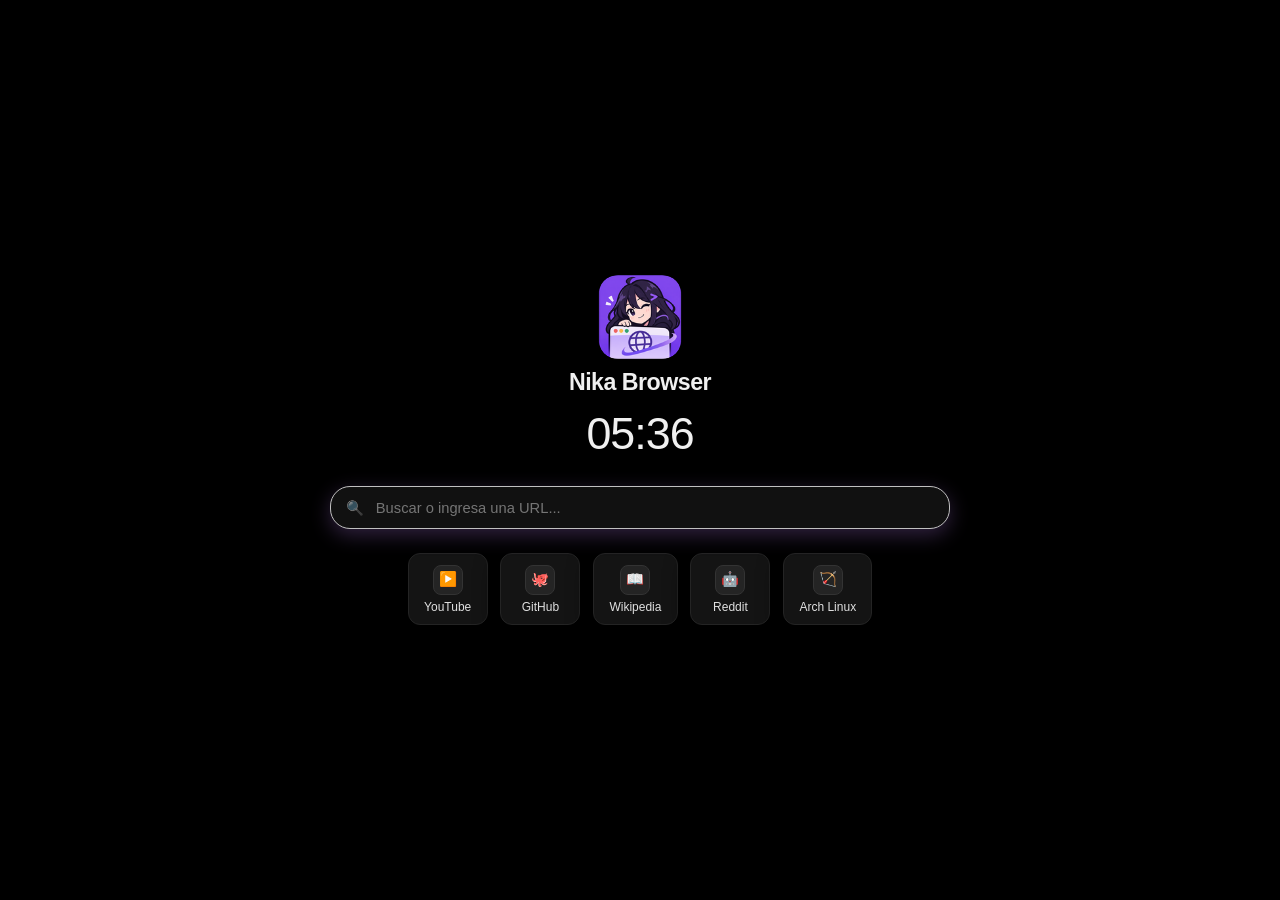
<file: resources/home/index.html>
<!DOCTYPE html>
<html lang="es">
<head>
  <meta charset="UTF-8">
  <meta name="viewport" content="width=device-width, initial-scale=1.0">
  <title>Inicio</title>
  <style>
    :root {
      --bg: #ffffff;
      --card-bg: #f8f9fa;
      --card-border: #e2e8f0;
      --text-main: #1a202c;
      --text-muted: #64748b;
      --accent-lavender: #6c5ce7;
      --accent-mint: #00b894;
      --accent-peach: #e17055;
      --accent-sky: #0984e3;
      --accent-pink: #e84393;
      --shield-bg: #edf2f7;
      --shield-text: #2d3748;
      --shadow: 0 4px 16px rgba(0, 0, 0, 0.06);
      --input-bg: #ffffff;
    }

    body.light-theme,
    body:not(.dark) {
      --bg: #ffffff;
      --card-bg: #f8f9fa;
      --card-border: #e2e8f0;
      --text-main: #1a202c;
      --text-muted: #64748b;
      --accent-lavender: #6c5ce7;
      --accent-mint: #00b894;
      --accent-peach: #e17055;
      --accent-sky: #0984e3;
      --accent-pink: #e84393;
      --shield-bg: #edf2f7;
      --shield-text: #2d3748;
      --shadow: 0 4px 16px rgba(0, 0, 0, 0.06);
      --input-bg: #ffffff;
    }

    body.dark,
    body.dark-theme {
      --bg: #000000;
      --card-bg: #121212;
      --card-border: #242424;
      --text-main: #F0F0F0;
      --text-muted: #888888;
      --accent-lavender: #C0C0C0;
      --accent-mint: #A8A8A8;
      --accent-peach: #B8B8B8;
      --accent-sky: #9C9C9C;
      --accent-pink: #BFBFBF;
      --shield-bg: #181818;
      --shield-text: #CCCCCC;
      --shadow: 0 8px 25px rgba(0, 0, 0, 0.95);
      --input-bg: #111111;
    }

    .brand-hero {
      display: flex;
      flex-direction: column;
      align-items: center;
      gap: 0.6rem;
      margin-bottom: 0.8rem;
    }

    .brand-logo {
      width: 84px;
      height: 84px;
      border-radius: 20px;
      object-fit: cover;
      box-shadow: 0 4px 16px rgba(0, 0, 0, 0.15), 0 0 0 1px rgba(0, 0, 0, 0.08);
      transition: transform 0.25s ease;
    }

    .brand-logo:hover {
      transform: scale(1.05);
    }

    .brand-title {
      font-size: 1.45rem;
      font-weight: 700;
      letter-spacing: -0.5px;
      color: var(--text-main);
    }
      --accent-mint: #A8A8A8;
      --accent-peach: #B8B8B8;
      --accent-sky: #9C9C9C;
      --accent-pink: #BFBFBF;
      --shield-bg: #181818;
      --shield-text: #CCCCCC;
      --shadow: 0 8px 25px rgba(0, 0, 0, 0.95);
      --input-bg: #111111;
    }

    body.dark .search-input:focus {
      border-color: #666666;
      box-shadow: 0 0 0 2px rgba(255, 255, 255, 0.12);
    }

    body.dark .quick-link-card {
      background: #141414;
      border-color: #242424;
      color: #E0E0E0;
    }

    body.dark .quick-link-card:hover {
      background: #202020;
      border-color: #444444;
      transform: translateY(-2px);
    }

    body.dark .quick-link-icon {
      background-color: #242424 !important;
      color: #F0F0F0 !important;
      border: 1px solid #333333;
    }

    * {
      box-sizing: border-box;
      margin: 0;
      padding: 0;
      font-family: -apple-system, BlinkMacSystemFont, "Segoe UI", Roboto, "Helvetica Neue", sans-serif;
    }

    body {
      background: var(--bg);
      color: var(--text-main);
      min-height: 100vh;
      display: flex;
      flex-direction: column;
      align-items: center;
      justify-content: center;
      padding: 1.5rem;
      transition: background-color 0.2s ease, color 0.2s ease;
    }

    .container {
      max-width: 620px;
      width: 100%;
      display: flex;
      flex-direction: column;
      align-items: center;
      gap: 1.5rem;
    }

    .header {
      text-align: center;
    }

    .clock {
      font-size: 2.8rem;
      font-weight: 300;
      letter-spacing: -1px;
      color: var(--text-main);
      margin-bottom: 0.15rem;
      cursor: pointer;
      user-select: none;
      transition: opacity 0.2s ease, transform 0.2s ease;
    }

    .clock:hover {
      opacity: 0.85;
      transform: scale(1.02);
    }

    .search-box {
      width: 100%;
      position: relative;
    }

    .search-input {
      width: 100%;
      padding: 0.8rem 1.4rem 0.8rem 2.8rem;
      border-radius: 20px;
      border: 1px solid var(--card-border);
      background: var(--input-bg);
      color: var(--text-main);
      font-size: 0.92rem;
      outline: none;
      box-shadow: var(--shadow);
      transition: all 0.2s cubic-bezier(0.16, 1, 0.3, 1);
    }

    .search-input:focus {
      border-color: var(--accent-lavender);
      box-shadow: 0 6px 20px rgba(192, 132, 252, 0.25);
    }

    .search-icon {
      position: absolute;
      left: 1rem;
      top: 50%;
      transform: translateY(-50%);
      font-size: 0.9rem;
      opacity: 0.55;
    }

    .quick-links {
      display: flex;
      flex-wrap: wrap;
      justify-content: center;
      gap: 0.8rem;
      width: 100%;
    }

    .quick-link-card {
      display: flex;
      flex-direction: column;
      align-items: center;
      gap: 0.3rem;
      text-decoration: none;
      color: var(--text-main);
      padding: 0.65rem 0.95rem;
      border-radius: 12px;
      background: var(--card-bg);
      border: 1px solid var(--card-border);
      transition: all 0.16s ease;
      min-width: 80px;
      box-shadow: var(--shadow);
    }

    .quick-link-card:hover {
      transform: translateY(-2px);
      border-color: var(--accent-lavender);
    }

    .quick-link-icon {
      width: 30px;
      height: 30px;
      border-radius: 8px;
      display: flex;
      align-items: center;
      justify-content: center;
      font-weight: 600;
      font-size: 0.9rem;
    }

    .quick-link-title {
      font-size: 0.75rem;
      font-weight: 500;
    }

    /* Pastel badges */
    .bg-red      { background-color: #FF8A8A; color: #1A1A1A; }
    .bg-lavender { background-color: var(--accent-lavender); color: #1A1A1A; }
    .bg-mint     { background-color: var(--accent-mint); color: #1A1A1A; }
    .bg-peach    { background-color: var(--accent-peach); color: #1A1A1A; }
    .bg-sky      { background-color: var(--accent-sky); color: #1A1A1A; }
  </style>
</head>
<body class="dark">
  <div class="container">
    <div class="header">
      <div class="brand-hero">
        <img src="[data-uri]" alt="Nika Logo" class="brand-logo">
        <h1 class="brand-title">Nika Browser</h1>
      </div>
      <div class="clock" id="clock" title="Haz clic para alternar entre formato 12h y 24h">12:00</div>
    </div>

    <div class="search-box">
      <span class="search-icon">🔍</span>
      <input type="text" class="search-input" id="search-input" placeholder="Buscar o ingresa una URL..." autofocus>
    </div>

    <div class="quick-links">
      <a href="https://www.youtube.com" class="quick-link-card">
        <div class="quick-link-icon bg-red">▶️</div>
        <span class="quick-link-title">YouTube</span>
      </a>
      <a href="https://github.com" class="quick-link-card">
        <div class="quick-link-icon bg-mint">🐙</div>
        <span class="quick-link-title">GitHub</span>
      </a>
      <a href="https://wikipedia.org" class="quick-link-card">
        <div class="quick-link-icon bg-sky">📖</div>
        <span class="quick-link-title">Wikipedia</span>
      </a>
      <a href="https://reddit.com" class="quick-link-card">
        <div class="quick-link-icon bg-peach">🤖</div>
        <span class="quick-link-title">Reddit</span>
      </a>
      <a href="https://archlinux.org" class="quick-link-card">
        <div class="quick-link-icon bg-lavender">🏹</div>
        <span class="quick-link-title">Arch Linux</span>
      </a>
    </div>
  </div>

  <script>
    /* __INITIAL_SETTINGS__ */

    // Sincronizar tema según parámetro URL o almacenamiento
    const urlParams = new URLSearchParams(window.location.search);
    if (urlParams.get('theme') === 'dark') {
      document.body.classList.add('dark');
    } else if (urlParams.get('theme') === 'light') {
      document.body.classList.remove('dark');
    }

    // Configuración de formato de hora (12h o 24h)
    let currentSettings = window.__NIKA_SETTINGS || {};
    let timeFormat = currentSettings.time_format || localStorage.getItem('nika_time_format') || '24h';

    function updateClock() {
      const now = new Date();
      let hours = now.getHours();
      const minutes = String(now.getMinutes()).padStart(2, '0');
      const clockEl = document.getElementById('clock');
      if (!clockEl) return;

      if (timeFormat === '12h') {
        const ampm = hours >= 12 ? 'PM' : 'AM';
        hours = hours % 12;
        hours = hours ? hours : 12; // Formato 12 horas: 0 es 12
        clockEl.textContent = `${hours}:${minutes} ${ampm}`;
      } else {
        const hoursStr = String(hours).padStart(2, '0');
        clockEl.textContent = `${hoursStr}:${minutes}`;
      }
    }
    setInterval(updateClock, 1000);
    updateClock();

    // Alternar formato de hora haciendo clic en el reloj
    const clockEl = document.getElementById('clock');
    if (clockEl) {
      clockEl.addEventListener('click', () => {
        timeFormat = timeFormat === '12h' ? '24h' : '12h';
        localStorage.setItem('nika_time_format', timeFormat);
        currentSettings.time_format = timeFormat;
        updateClock();

        if (window.nikaSend) {
          window.nikaSend("nikaSaveSettings", JSON.stringify(currentSettings));
        }
      });
    }

    const searchInput = document.getElementById('search-input');
    if (searchInput) {
      setTimeout(() => searchInput.focus(), 30);
      setTimeout(() => searchInput.focus(), 150);
      window.addEventListener('load', () => searchInput.focus());
      window.addEventListener('focus', () => searchInput.focus());
      document.addEventListener('visibilitychange', () => {
        if (!document.hidden) searchInput.focus();
      });
      document.addEventListener('keydown', (e) => {
        if (document.activeElement !== searchInput && !e.ctrlKey && !e.altKey && !e.metaKey && e.key.length === 1) {
          searchInput.focus();
        }
      });
    }
    searchInput.addEventListener('keydown', (e) => {
      if (e.key === 'Enter') {
        const query = searchInput.value.trim();
        if (!query) return;
        if (query.startsWith('http://') || query.startsWith('https://')) {
          window.location.href = query;
        } else if (query.includes('.') && !query.includes(' ')) {
          window.location.href = 'https://' + query;
        } else {
          // Búsqueda limpia con Google
          window.location.href = 'https://www.google.com/search?q=' + encodeURIComponent(query) + '&pws=0';
        }
      }
    });
  </script>
</body>
</html>
</file>
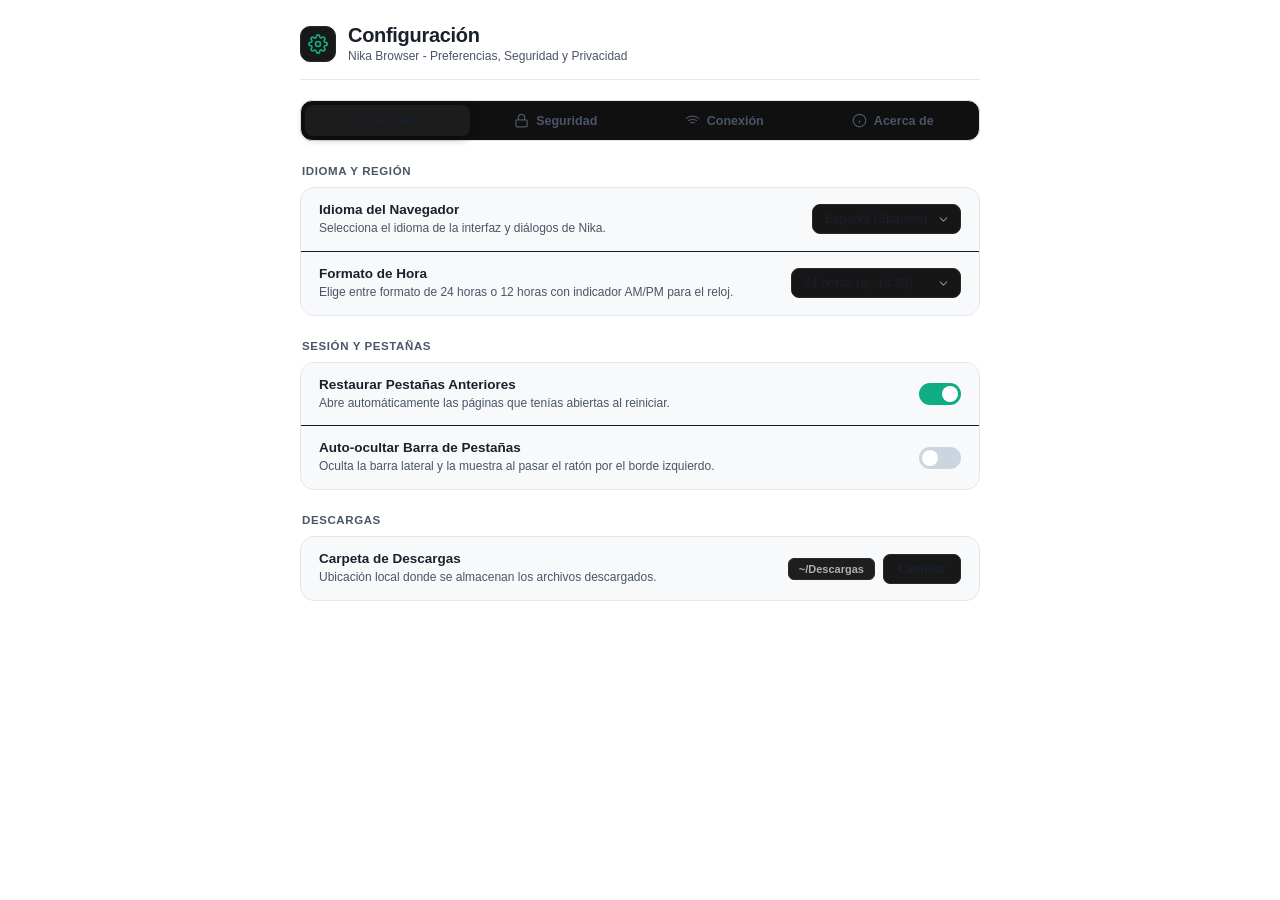
<file: resources/settings/index.html>
<!DOCTYPE html>
<html lang="es">
<head>
  <meta charset="UTF-8">
  <meta name="viewport" content="width=device-width, initial-scale=1.0">
  <title>Configuración - Nika Browser</title>
  <style>
    :root {
      --bg: #000000;
      --card-bg: #121212;
      --card-border: #222222;
      --card-hover: #161616;
      --text: #f0f0f0;
      --text-muted: #888888;
      --accent: #10ac84;
      --accent-hover: #1dd1a1;
      --accent-glow: rgba(16, 172, 132, 0.18);
      --danger: #ee5253;
      --danger-hover: #ff6b6b;
      --switch-off: #2a2a2a;
      --switch-on: #10ac84;
      --input-bg: #161616;
      --input-border: #282828;
    }

    @media (prefers-color-scheme: light) {
      :root {
        --bg: #ffffff;
        --card-bg: #f8f9fa;
        --card-border: #e2e8f0;
        --card-hover: #edf2f7;
        --text: #1a202c;
        --text-muted: #4a5568;
        --accent: #10ac84;
        --accent-hover: #1dd1a1;
        --accent-glow: rgba(16, 172, 132, 0.15);
        --danger: #ee5253;
        --danger-hover: #ff6b6b;
        --switch-off: #cbd5e0;
        --switch-on: #10ac84;
        --input-bg: #ffffff;
        --input-border: #cbd5e0;
      }
    }

    body.light-theme {
      --bg: #ffffff;
      --card-bg: #f8f9fa;
      --card-border: #e2e8f0;
      --card-hover: #edf2f7;
      --text: #1a202c;
      --text-muted: #4a5568;
      --accent: #10ac84;
      --accent-hover: #1dd1a1;
      --accent-glow: rgba(16, 172, 132, 0.15);
      --danger: #ee5253;
      --danger-hover: #ff6b6b;
      --switch-off: #cbd5e0;
      --switch-on: #10ac84;
      --input-bg: #ffffff;
      --input-border: #cbd5e0;
    }

    body.light-theme .header-icon {
      background: #eef2f6;
      border-color: #cbd5e0;
    }

    body.light-theme .nav-tab {
      background: #eef2f6;
      color: #4a5568;
    }

    body.light-theme .nav-tab.active {
      background: #ffffff;
      color: var(--text);
      box-shadow: 0 1px 3px rgba(0, 0, 0, 0.1);
    }

    body.light-theme .nav-tabs {
      background: #eef2f6;
      border-color: #cbd5e0;
    }

    body.light-theme .card {
      background: #ffffff;
      border-color: #e2e8f0;
      box-shadow: 0 1px 3px rgba(0, 0, 0, 0.05);
    }

    body.light-theme .row {
      border-bottom-color: #edf2f7;
    }

    body.light-theme .row:hover {
      background: #f8fafc;
    }

    body.light-theme .badge {
      background: #e2e8f0;
      color: #1a202c;
      border-color: #cbd5e0;
    }

    body.light-theme .btn-secondary {
      background: #ffffff;
      border-color: #cbd5e0;
      color: #1a202c;
    }

    body.light-theme .btn-secondary:hover {
      background: #edf2f7;
      border-color: #a0aec0;
      color: #000000;
    }

    body.light-theme select.select-box {
      background-color: #ffffff !important;
      border-color: #cbd5e0 !important;
      color: #1a202c !important;
    }

    body.light-theme select.select-box:hover {
      background-color: #f8fafc !important;
      border-color: #a0aec0 !important;
    }

    body.light-theme select.select-box option {
      background-color: #ffffff !important;
      color: #1a202c !important;
    }

    body.light-theme .vault-status-card {
      background: #ffffff;
      border-color: #e2e8f0;
    }

    body.light-theme .vault-item {
      border-bottom-color: #edf2f7;
    }

    body.light-theme .password-mask {
      background: #edf2f7;
      color: #1a202c;
      border-color: #cbd5e0;
    }

    body.light-theme #vault-unlock-box {
      background: #f8fafc !important;
    }

    body.light-theme #add-password-box {
      background: #f8fafc !important;
      border-bottom-color: #e2e8f0 !important;
    }

    body.light-theme .toast {
      background: #1a202c;
      color: #ffffff;
      box-shadow: 0 4px 12px rgba(0, 0, 0, 0.15);
    }

    body.light-theme [style*="background: #161616"] {
      background: #f8fafc !important;
      border-color: #e2e8f0 !important;
    }

    body.light-theme [style*="background: #141414"] {
      background: #f8fafc !important;
      border-color: #e2e8f0 !important;
    }

    * {
      box-sizing: border-box;
      margin: 0;
      padding: 0;
      font-family: -apple-system, BlinkMacSystemFont, "Segoe UI", Roboto, Helvetica, Arial, sans-serif;
    }

    body {
      background-color: var(--bg);
      color: var(--text);
      min-height: 100vh;
      display: flex;
      flex-direction: column;
      align-items: center;
      padding: 24px 16px 64px 16px;
      overflow-y: auto;
    }

    .container {
      width: 100%;
      max-width: 680px;
    }

    /* Cabecera principal */
    .header {
      margin-bottom: 20px;
      display: flex;
      align-items: center;
      gap: 12px;
      padding-bottom: 16px;
      border-bottom: 1px solid var(--card-border);
    }

    .header-icon {
      width: 36px;
      height: 36px;
      background: #181818;
      border: 1px solid #282828;
      border-radius: 10px;
      display: flex;
      align-items: center;
      justify-content: center;
      color: var(--accent);
    }

    .header-icon svg {
      width: 20px;
      height: 20px;
    }

    .header-title-box h1 {
      font-size: 20px;
      font-weight: 700;
      color: var(--text);
      letter-spacing: -0.3px;
    }

    .header-title-box p {
      font-size: 12px;
      color: var(--text-muted);
      margin-top: 2px;
    }

    /* Pestañas de Navegación por Secciones */
    .nav-tabs {
      display: flex;
      background: #101010;
      border: 1px solid var(--card-border);
      border-radius: 12px;
      padding: 4px;
      margin-bottom: 24px;
      gap: 4px;
    }

    .tab-btn {
      flex: 1;
      background: transparent;
      border: none;
      color: var(--text-muted);
      font-size: 12.5px;
      font-weight: 600;
      padding: 8px 12px;
      border-radius: 8px;
      cursor: pointer;
      display: flex;
      align-items: center;
      justify-content: center;
      gap: 7px;
      transition: all 140ms ease;
    }

    .tab-btn svg {
      width: 15px;
      height: 15px;
    }

    .tab-btn.active {
      background: #1c1c1c;
      color: var(--text);
      box-shadow: 0 2px 8px rgba(0, 0, 0, 0.4);
    }

    .tab-btn:hover:not(.active) {
      color: var(--text);
      background: #141414;
    }

    /* Contenido de secciones */
    .tab-pane {
      display: none;
      animation: fadeIn 180ms ease;
    }

    .tab-pane.active {
      display: block;
    }

    @keyframes fadeIn {
      from { opacity: 0; transform: translateY(4px); }
      to { opacity: 1; transform: translateY(0); }
    }

    .section-title {
      font-size: 11.5px;
      font-weight: 700;
      text-transform: uppercase;
      letter-spacing: 0.6px;
      color: var(--text-muted);
      margin-bottom: 10px;
      padding-left: 2px;
    }

    /* Tarjetas y filas */
    .card {
      background: var(--card-bg);
      border: 1px solid var(--card-border);
      border-radius: 14px;
      overflow: hidden;
      margin-bottom: 24px;
    }

    .row {
      display: flex;
      align-items: center;
      justify-content: space-between;
      padding: 14px 18px;
      border-bottom: 1px solid #1a1a1a;
      transition: background 120ms ease;
    }

    .row:last-child {
      border-bottom: none;
    }

    .row-info h3 {
      font-size: 13.5px;
      font-weight: 600;
      color: var(--text);
    }

    .row-info p {
      font-size: 12px;
      color: var(--text-muted);
      margin-top: 3px;
      line-height: 1.4;
    }

    /* Badges */
    .badge {
      font-size: 11px;
      font-weight: 600;
      padding: 4px 10px;
      border-radius: 6px;
      background: #1e1e1e;
      color: #b0b0b0;
      border: 1px solid #2a2a2a;
      display: inline-flex;
      align-items: center;
      gap: 5px;
      max-width: 220px;
      overflow: hidden;
      text-overflow: ellipsis;
      white-space: nowrap;
    }

    .badge-accent {
      background: rgba(16, 172, 132, 0.12);
      color: var(--accent);
      border-color: rgba(16, 172, 132, 0.25);
    }

    .badge-danger {
      background: rgba(238, 82, 83, 0.12);
      color: var(--danger);
      border-color: rgba(238, 82, 83, 0.25);
    }

    /* Botones */
    .btn {
      padding: 7px 14px;
      border-radius: 7px;
      font-size: 12px;
      font-weight: 600;
      cursor: pointer;
      transition: all 120ms ease;
      display: inline-flex;
      align-items: center;
      gap: 6px;
      border: none;
    }

    .btn-secondary {
      background: #181818;
      border: 1px solid #282828;
      color: var(--text);
    }

    .btn-secondary:hover {
      background: #222222;
      border-color: #383838;
    }

    .btn-primary {
      background: var(--accent);
      color: #04241c;
    }

    .btn-primary:hover {
      background: var(--accent-hover);
      box-shadow: 0 0 12px var(--accent-glow);
    }

    .btn-danger {
      background: transparent;
      border: 1px solid rgba(238, 82, 83, 0.3);
      color: var(--danger);
    }

    .btn-danger:hover {
      background: rgba(238, 82, 83, 0.15);
      border-color: var(--danger);
    }

    /* Switch */
    .switch {
      position: relative;
      display: inline-block;
      width: 42px;
      height: 22px;
      flex-shrink: 0;
    }

    .switch input {
      opacity: 0;
      width: 0;
      height: 0;
    }

    .slider {
      position: absolute;
      cursor: pointer;
      top: 0; left: 0; right: 0; bottom: 0;
      background-color: var(--switch-off);
      transition: .2s;
      border-radius: 22px;
    }

    .slider:before {
      position: absolute;
      content: "";
      height: 16px;
      width: 16px;
      left: 3px;
      bottom: 3px;
      background-color: white;
      transition: .2s;
      border-radius: 50%;
    }

    input:checked + .slider {
      background-color: var(--switch-on);
    }

    input:checked + .slider:before {
      transform: translateX(20px);
    }

    /* Selectores e Inputs */
    select.select-box {
      -webkit-appearance: none;
      -moz-appearance: none;
      appearance: none;
      background-color: #161616 !important;
      border: 1px solid #282828 !important;
      color: var(--text) !important;
      border-radius: 8px;
      padding: 7px 32px 7px 12px;
      font-size: 12.5px;
      outline: none;
      cursor: pointer;
      background-image: url("data:image/svg+xml;charset=UTF-8,%3csvg xmlns='http://www.w3.org/2000/svg' viewBox='0 0 24 24' fill='none' stroke='%23888888' stroke-width='2' stroke-linecap='round' stroke-linejoin='round'%3e%3cpolyline points='6 9 12 15 18 9'%3e%3c/polyline%3e%3c/svg%3e");
      background-repeat: no-repeat;
      background-position: right 10px center;
      background-size: 13px;
      transition: all 140ms ease;
    }

    select.select-box:hover {
      border-color: #383838 !important;
      background-color: #1a1a1a !important;
    }

    select.select-box:focus {
      border-color: var(--accent) !important;
      box-shadow: 0 0 0 2px var(--accent-glow) !important;
    }

    select.select-box option {
      background-color: #141414 !important;
      color: #f0f0f0 !important;
      padding: 8px 12px;
    }

    input.input-box {
      background-color: var(--input-bg);
      border: 1px solid var(--input-border);
      color: var(--text);
      border-radius: 8px;
      padding: 7px 12px;
      font-size: 12.5px;
      outline: none;
      transition: border-color 140ms ease;
    }

    input.input-box:focus {
      border-color: var(--accent);
      box-shadow: 0 0 0 2px var(--accent-glow);
    }

    /* Lista de contraseñas guardadas */
    .vault-item {
      display: flex;
      align-items: center;
      justify-content: space-between;
      padding: 12px 16px;
      border-bottom: 1px solid #1a1a1a;
    }

    .vault-item:last-child {
      border-bottom: none;
    }

    .vault-item-left {
      display: flex;
      align-items: center;
      gap: 12px;
    }

    .vault-item-icon {
      width: 32px;
      height: 32px;
      border-radius: 8px;
      background: #1c1c1c;
      display: flex;
      align-items: center;
      justify-content: center;
      color: var(--text-muted);
    }

    .vault-item-details h4 {
      font-size: 13px;
      font-weight: 600;
      color: var(--text);
    }

    .vault-item-details p {
      font-size: 11.5px;
      color: var(--text-muted);
    }

    .vault-item-actions {
      display: flex;
      align-items: center;
      gap: 8px;
    }

    .icon-btn {
      background: transparent;
      border: 1px solid transparent;
      color: var(--text-muted);
      border-radius: 6px;
      padding: 6px;
      cursor: pointer;
      display: flex;
      align-items: center;
      justify-content: center;
      transition: all 120ms ease;
    }

    .icon-btn:hover {
      background: #202020;
      color: var(--text);
      border-color: #303030;
    }

    /* Toast */
    .toast {
      position: fixed;
      bottom: 24px;
      background: #181818;
      border: 1px solid var(--accent);
      color: var(--text);
      padding: 10px 20px;
      border-radius: 10px;
      font-size: 12.5px;
      display: flex;
      align-items: center;
      gap: 8px;
      box-shadow: 0 8px 24px rgba(0, 0, 0, 0.7);
      opacity: 0;
      transform: translateY(12px);
      transition: all 200ms ease;
      pointer-events: none;
    }

    .toast.show {
      opacity: 1;
      transform: translateY(0);
    }
  </style>
</head>
<body>
  <div class="container">
    <!-- Cabecera -->
    <div class="header">
      <div class="header-icon">
        <svg viewBox="0 0 24 24" fill="none" stroke="currentColor" stroke-width="2" stroke-linecap="round" stroke-linejoin="round">
          <circle cx="12" cy="12" r="3"></circle>
          <path d="M19.4 15a1.65 1.65 0 0 0 .33 1.82l.06.06a2 2 0 0 1 0 2.83 2 2 0 0 1-2.83 0l-.06-.06a1.65 1.65 0 0 0-1.82-.33 1.65 1.65 0 0 0-1 1.51V21a2 2 0 0 1-2 2 2 2 0 0 1-2-2v-.09A1.65 1.65 0 0 0 9 19.4a1.65 1.65 0 0 0-1.82.33l-.06.06a2 2 0 0 1-2.83 0 2 2 0 0 1 0-2.83l.06-.06a1.65 1.65 0 0 0 .33-1.82 1.65 1.65 0 0 0-1.51-1H3a2 2 0 0 1-2-2 2 2 0 0 1 2-2h.09A1.65 1.65 0 0 0 4.6 9a1.65 1.65 0 0 0-.33-1.82l-.06-.06a2 2 0 0 1 0-2.83 2 2 0 0 1 2.83 0l.06.06a1.65 1.65 0 0 0 1.82.33H9a1.65 1.65 0 0 0 1-1.51V3a2 2 0 0 1 2-2 2 2 0 0 1 2 2v.09a1.65 1.65 0 0 0 1 1.51 1.65 1.65 0 0 0 1.82-.33l.06-.06a2 2 0 0 1 2.83 0 2 2 0 0 1 0 2.83l-.06.06a1.65 1.65 0 0 0-.33 1.82V9a1.65 1.65 0 0 0 1.51 1H21a2 2 0 0 1 2 2 2 2 0 0 1-2 2h-.09a1.65 1.65 0 0 0-1.51 1z"></path>
        </svg>
      </div>
      <div class="header-title-box">
        <h1 data-i18n="cfg_title">Configuración</h1>
        <p data-i18n="cfg_subtitle">Nika Browser - Preferencias, Seguridad y Privacidad</p>
      </div>
    </div>

    <!-- Pestañas de Navegación por Categorías -->
    <div class="nav-tabs">
      <button class="tab-btn active" id="tab-btn-general" onclick="selectTab('general')">
        <svg viewBox="0 0 24 24" fill="none" stroke="currentColor" stroke-width="2"><circle cx="12" cy="12" r="10"></circle><line x1="12" y1="8" x2="12" y2="12"></line><line x1="12" y1="16" x2="12.01" y2="16"></line></svg>
        <span data-i18n="tab_general">General</span>
      </button>

      <button class="tab-btn" id="tab-btn-security" onclick="selectTab('security')">
        <svg viewBox="0 0 24 24" fill="none" stroke="currentColor" stroke-width="2"><rect x="3" y="11" width="18" height="11" rx="2" ry="2"></rect><path d="M7 11V7a5 5 0 0 1 10 0v4"></path></svg>
        <span data-i18n="tab_security">Seguridad</span>
      </button>

      <button class="tab-btn" id="tab-btn-connection" onclick="selectTab('connection')">
        <svg viewBox="0 0 24 24" fill="none" stroke="currentColor" stroke-width="2"><path d="M5 12.55a11 11 0 0 1 14.08 0"></path><path d="M1.42 9a16 16 0 0 1 21.16 0"></path><path d="M8.53 16.11a6 6 0 0 1 6.95 0"></path><line x1="12" y1="20" x2="12.01" y2="20"></line></svg>
        <span data-i18n="tab_connection">Conexión</span>
      </button>

      <button class="tab-btn" id="tab-btn-about" onclick="selectTab('about')">
        <svg viewBox="0 0 24 24" fill="none" stroke="currentColor" stroke-width="2"><circle cx="12" cy="12" r="10"></circle><line x1="12" y1="16" x2="12" y2="12"></line><line x1="12" y1="8" x2="12.01" y2="8"></line></svg>
        <span data-i18n="tab_about">Acerca de</span>
      </button>
    </div>

    <!-- SECCIÓN 1: GENERAL -->
    <div class="tab-pane active" id="pane-general">
      <!-- Idioma y Región -->
      <div class="section-title" data-i18n="sec_language">Idioma y Región</div>
      <div class="card">
        <div class="row">
          <div class="row-info">
            <h3 data-i18n="row_lang_title">Idioma del Navegador</h3>
            <p data-i18n="row_lang_desc">Selecciona el idioma de la interfaz y diálogos de Nika.</p>
          </div>
          <select class="select-box" id="lang-select">
            <option value="es">Español (Spanish)</option>
            <option value="en">English (Inglés)</option>
          </select>
        </div>

        <div class="row">
          <div class="row-info">
            <h3 data-i18n="row_time_format_title">Formato de Hora</h3>
            <p data-i18n="row_time_format_desc">Elige entre formato de 24 horas o 12 horas con indicador AM/PM para el reloj.</p>
          </div>
          <select class="select-box" id="time-format-select">
            <option value="24h" data-i18n="opt_time_24h">24 horas (ej. 14:30)</option>
            <option value="12h" data-i18n="opt_time_12h">12 horas (ej. 2:30 PM)</option>
          </select>
        </div>
      </div>

      <!-- Sesión y Pestañas -->
      <div class="section-title" data-i18n="sec_session">Sesión y Pestañas</div>
      <div class="card">
        <div class="row">
          <div class="row-info">
            <h3 data-i18n="row_restore_title">Restaurar Pestañas Anteriores</h3>
            <p data-i18n="row_restore_desc">Abre automáticamente las páginas que tenías abiertas al reiniciar.</p>
          </div>
          <label class="switch">
            <input type="checkbox" id="session-toggle">
            <span class="slider"></span>
          </label>
        </div>

        <div class="row">
          <div class="row-info">
            <h3 data-i18n="row_autohide_title">Auto-ocultar Barra de Pestañas</h3>
            <p data-i18n="row_autohide_desc">Oculta la barra lateral y la muestra al pasar el ratón por el borde izquierdo.</p>
          </div>
          <label class="switch">
            <input type="checkbox" id="autohide-toggle">
            <span class="slider"></span>
          </label>
        </div>
      </div>

      <!-- Descargas -->
      <div class="section-title" data-i18n="sec_downloads">Descargas</div>
      <div class="card">
        <div class="row">
          <div class="row-info">
            <h3 data-i18n="row_down_title">Carpeta de Descargas</h3>
            <p data-i18n="row_down_desc">Ubicación local donde se almacenan los archivos descargados.</p>
          </div>
          <div style="display: flex; align-items: center; gap: 8px;">
            <span class="badge" id="download-dir-badge">~/Descargas</span>
            <button class="btn btn-secondary" id="pick-download-btn" data-i18n="btn_change">Cambiar</button>
            <button class="btn btn-secondary" id="reset-download-btn" style="display: none;" data-i18n="btn_reset">Restablecer</button>
          </div>
        </div>
      </div>
    </div>

    <!-- SECCIÓN 2: SEGURIDAD -->
    <div class="tab-pane" id="pane-security">
      <!-- Bóveda de Contraseñas -->
      <div class="section-title" data-i18n="sec_passwords">Bóveda de Contraseñas Cifrada</div>
      <div class="card">
        <div class="row" id="vault-status-row">
          <div class="row-info">
            <h3 data-i18n="vault_status_title">Estado de la Bóveda Local</h3>
            <p id="vault-status-desc" data-i18n="vault_status_desc">Cifrada con algoritmo AES-256-GCM y clave derivada con PBKDF2.</p>
          </div>
          <div style="display: flex; align-items: center; gap: 8px;">
            <span class="badge badge-accent" id="vault-badge">Bóveda Activa</span>
            <button class="btn btn-primary" id="vault-action-btn" onclick="toggleVaultAction()">Desbloquear</button>
          </div>
        </div>

        <!-- Formulario para desbloquear / configurar contraseña maestra -->
        <div class="row" id="vault-unlock-box" style="display: none; background: #141414;">
          <div style="width: 100%;">
            <p style="font-size: 12px; color: var(--text-muted); margin-bottom: 8px;" id="vault-input-hint">Ingresa tu Contraseña Maestra para desbloquear tus credenciales:</p>
            <div style="display: flex; gap: 8px;">
              <input type="password" id="vault-master-input" class="input-box" style="flex: 1;" placeholder="••••••••••••" autocomplete="current-password">
              <button class="btn btn-primary" id="btn-submit-master" onclick="submitMasterPassword()">Confirmar</button>
            </div>
            <p id="vault-auth-error" style="color: var(--danger); font-size: 11.5px; margin-top: 5px; display: none;">Contraseña maestra incorrecta.</p>
          </div>
        </div>

        <!-- Panel de contraseñas guardadas (cuando está desbloqueada) -->
        <div id="vault-unlocked-content" style="display: none;">
          <div style="display: flex; align-items: center; justify-content: space-between; padding: 12px 18px; background: #161616; border-bottom: 1px solid #222222;">
            <input type="text" id="password-search" class="input-box" style="width: 240px; font-size: 12px;" placeholder="Buscar sitio o usuario..." oninput="filterPasswords()">
            <button class="btn btn-primary" onclick="toggleAddPasswordBox(true)">+ Añadir Cuenta</button>
          </div>

          <!-- Formulario integrado para añadir credencial -->
          <div id="add-password-box" style="display: none; padding: 16px 18px; background: #181818; border-bottom: 1px solid #262626;">
            <h4 style="font-size: 12.5px; color: var(--accent); margin-bottom: 10px; font-weight: 600;">Guardar Nueva Credencial en la Bóveda</h4>
            <div style="display: grid; grid-template-columns: 1fr 1fr 1fr; gap: 10px; margin-bottom: 12px;">
              <div>
                <label style="display: block; font-size: 11px; color: var(--text-muted); margin-bottom: 4px;">Sitio Web / Dominio</label>
                <input type="text" id="new-pass-domain" class="input-box" style="width: 100%;" placeholder="ej. github.com">
              </div>
              <div>
                <label style="display: block; font-size: 11px; color: var(--text-muted); margin-bottom: 4px;">Usuario / Correo</label>
                <input type="text" id="new-pass-user" class="input-box" style="width: 100%;" placeholder="usuario@ejemplo.com">
              </div>
              <div>
                <label style="display: block; font-size: 11px; color: var(--text-muted); margin-bottom: 4px;">Contraseña</label>
                <input type="password" id="new-pass-val" class="input-box" style="width: 100%;" placeholder="••••••••••••">
              </div>
            </div>
            <div style="display: flex; justify-content: flex-end; gap: 8px;">
              <button class="btn btn-secondary" onclick="toggleAddPasswordBox(false)">Cancelar</button>
              <button class="btn btn-primary" onclick="saveNewPassword()">Guardar en Bóveda</button>
            </div>
          </div>

          <div id="passwords-list-container">
            <!-- Rellenado dinámicamente con JavaScript -->
          </div>
        </div>
      </div>

      <!-- Escudo Nika -->
      <div class="section-title" data-i18n="sec_shield">Escudo Nika y Privacidad</div>
      <div class="card">
        <div class="row">
          <div class="row-info">
            <h3 data-i18n="row_tracker_title">Bloquear Rastreadores y Telemetría</h3>
            <p data-i18n="row_tracker_desc">Bloqueo nativo en WebKit con 350+ reglas de dominios espía y cookies invasivas.</p>
          </div>
          <label class="switch">
            <input type="checkbox" id="tracker-toggle" checked>
            <span class="slider"></span>
          </label>
        </div>
      </div>

      <!-- Blindaje y Protección de Navegación -->
      <div class="section-title" data-i18n="sec_hardening">Protección Avanzada del Navegador</div>
      <div class="card">
        <div class="row">
          <div class="row-info">
            <h3 data-i18n="row_mixed_title">Bloqueo de Contenido Mixto Inseguro</h3>
            <p data-i18n="row_mixed_desc">Impide que páginas seguras HTTPS carguen scripts o imágenes HTTP sin cifrar.</p>
          </div>
          <label class="switch">
            <input type="checkbox" id="mixed-toggle" checked>
            <span class="slider"></span>
          </label>
        </div>

        <div class="row">
          <div class="row-info">
            <h3 data-i18n="row_webrtc_title">Protección contra Fugas de IP WebRTC</h3>
            <p data-i18n="row_webrtc_desc">Desactiva WebRTC para evitar que sitios web descubran tu IP local o real.</p>
          </div>
          <label class="switch">
            <input type="checkbox" id="webrtc-toggle" checked>
            <span class="slider"></span>
          </label>
        </div>

        <div class="row">
          <div class="row-info">
            <h3 data-i18n="row_clear_cache_title">Eliminar Caché al Cerrar</h3>
            <p data-i18n="row_clear_cache_desc">Borra la memoria temporal, recursos y caché web automáticamente al salir por privacidad y seguridad.</p>
          </div>
          <label class="switch">
            <input type="checkbox" id="clear-cache-toggle">
            <span class="slider"></span>
          </label>
        </div>
      </div>

      <!-- Permisos y Capacidades Web -->
      <div class="section-title" data-i18n="sec_permissions">Permisos y Almacenamiento Web</div>
      <div class="card">
        <div class="row">
          <div class="row-info">
            <h3 data-i18n="row_perm_notif_title">Notificaciones de Escritorio</h3>
            <p data-i18n="row_perm_notif_desc">Permite a aplicaciones web autorizadas (ej. ChatGPT, correo) enviar avisos nativos.</p>
          </div>
          <span class="badge" style="background: rgba(16, 172, 132, 0.15); color: #10ac84; border: 1px solid rgba(16, 172, 132, 0.3);">Habilitado</span>
        </div>

        <div class="row">
          <div class="row-info">
            <h3 data-i18n="row_perm_storage_title">Almacenamiento Persistente y Cookies</h3>
            <p data-i18n="row_perm_storage_desc">Bases de datos SQLite, LocalStorage e IndexedDB para mantener sesiones iniciadas.</p>
          </div>
          <span class="badge" style="background: rgba(16, 172, 132, 0.15); color: #10ac84; border: 1px solid rgba(16, 172, 132, 0.3);">Activo (SQLite)</span>
        </div>

        <div class="row">
          <div class="row-info">
            <h3 data-i18n="row_perm_clip_title">Acceso al Portapapeles</h3>
            <p data-i18n="row_perm_clip_desc">Permite copiar bloques de código, respuestas y pegar contenido en aplicaciones web.</p>
          </div>
          <span class="badge" style="background: rgba(16, 172, 132, 0.15); color: #10ac84; border: 1px solid rgba(16, 172, 132, 0.3);">Habilitado</span>
        </div>

        <div class="row">
          <div class="row-info">
            <h3 data-i18n="row_perm_media_title">Micrófono y Captura de Audio</h3>
            <p data-i18n="row_perm_media_desc">Permite la entrada de audio para modo de voz e interacción por habla en ChatGPT.</p>
          </div>
          <span class="badge" style="background: rgba(16, 172, 132, 0.15); color: #10ac84; border: 1px solid rgba(16, 172, 132, 0.3);">Habilitado</span>
        </div>
      </div>
    </div>

    <!-- SECCIÓN 3: CONEXIÓN -->
    <div class="tab-pane" id="pane-connection">
      <div class="section-title" data-i18n="sec_dns">DNS Seguro (DNS-over-HTTPS)</div>
      <div class="card">
        <div class="row">
          <div class="row-info">
            <h3 data-i18n="row_doh_title">Habilitar DNS Seguro (DoH)</h3>
            <p data-i18n="row_doh_desc">Cifra las peticiones de dominios protegiendo tu historial de navegación.</p>
          </div>
          <label class="switch">
            <input type="checkbox" id="doh-toggle" checked>
            <span class="slider"></span>
          </label>
        </div>

        <div class="row">
          <div class="row-info">
            <h3 data-i18n="row_provider_title">Proveedor de DNS</h3>
            <p data-i18n="row_provider_desc">Elige un proveedor con cifrado y política estricta de no registro.</p>
          </div>
          <select class="select-box" id="dns-provider-select">
            <option value="0">DNS del Sistema (resolv.conf)</option>
            <option value="1">Cloudflare DNS (1.1.1.1 - Rápido)</option>
            <option value="2">Google Public DNS (8.8.8.8)</option>
            <option value="3">Quad9 (9.9.9.9 - Bloqueo de malware)</option>
            <option value="4" selected>AdGuard DNS (Anti-publicidad)</option>
            <option value="5">DNS Personalizado</option>
          </select>
        </div>

        <div class="row" id="custom-dns-row" style="display: none;">
          <div class="row-info">
            <h3 data-i18n="row_custom_doh_title">Endpoint DoH Personalizado</h3>
            <p data-i18n="row_custom_doh_desc">Ingresa la URL HTTPS del servicio DoH compatible con RFC 8484.</p>
          </div>
          <input type="text" id="custom-dns-input" class="input-box" style="width: 250px;" placeholder="https://ejemplo.com/dns-query">
        </div>

        <div class="row">
          <div class="row-info">
            <h3 data-i18n="row_status_title">Estado de la Resolución</h3>
            <p id="dns-status-text" data-i18n="row_status_desc">Activo: AdGuard DNS</p>
          </div>
          <span class="badge badge-accent" id="dns-badge">DNS Seguro Activo</span>
        </div>
      </div>
    </div>

    <!-- SECCIÓN 4: ACERCA DE -->
    <div class="tab-pane" id="pane-about">
      <div class="section-title" data-i18n="sec_about">Acerca de Nika Browser</div>
      <div class="card" style="padding: 24px 20px;">
        <div style="display: flex; align-items: center; gap: 16px; margin-bottom: 18px;">
          <img src="[data-uri]" alt="Nika Logo" style="width: 52px; height: 52px; border-radius: 14px; object-fit: cover; box-shadow: 0 4px 16px rgba(0, 0, 0, 0.6), 0 0 0 1px rgba(255, 255, 255, 0.08);">
          <div>
            <h2 style="font-size: 18px; font-weight: 700; color: var(--text);">Nika Browser</h2>
            <p style="font-size: 12px; color: var(--text-muted);" id="nika-version-text">v0.1.0-alpha.1 • Linux x86_64</p>
          </div>
        </div>

        <p style="font-size: 13px; color: var(--text-muted); line-height: 1.5; margin-bottom: 20px;" data-i18n="about_philosophy">
          Nika Browser es un navegador independiente enfocado en la máxima privacidad, velocidad y elegancia visual. No incluye código de telemetría comercial ni dependencias de rastreo.
        </p>

        <div style="display: grid; grid-template-columns: 1fr 1fr; gap: 12px; margin-bottom: 24px;">
          <div style="background: #161616; border: 1px solid #242424; border-radius: 10px; padding: 12px;">
            <div style="font-size: 11px; color: var(--text-muted); text-transform: uppercase; font-weight: 700;" data-i18n="about_engine">Motor Web</div>
            <div style="font-size: 13px; font-weight: 600; color: var(--text); margin-top: 4px;">WebKitGTK 6.0</div>
          </div>

          <div style="background: #161616; border: 1px solid #242424; border-radius: 10px; padding: 12px;">
            <div style="font-size: 11px; color: var(--text-muted); text-transform: uppercase; font-weight: 700;" data-i18n="about_crypto">Criptografía</div>
            <div style="font-size: 13px; font-weight: 600; color: var(--text); margin-top: 4px;">AES-256-GCM + PBKDF2</div>
          </div>
        </div>

        <div style="display: flex; gap: 12px; border-top: 1px solid #202020; padding-top: 16px;">
          <button class="btn btn-secondary" onclick="relaunchWelcomeWizard()" data-i18n="btn_relaunch_welcome">
            Ver Asistente de Bienvenida
          </button>
        </div>
      </div>
    </div>
  </div>

  <div class="toast" id="toast">
    <svg viewBox="0 0 24 24" width="16" height="16" fill="none" stroke="currentColor" stroke-width="2"><polyline points="20 6 9 17 4 12"></polyline></svg>
    <span id="toast-text" data-i18n="toast_saved">Configuración guardada</span>
  </div>

  <script>
    /* __INITIAL_SETTINGS__ */
    /* __INITIAL_VAULT__ */
    let currentConfig = window.__NIKA_SETTINGS || {
      language: "es",
      dns_provider: "Cloudflare",
      custom_dns: "",
      doh_enabled: true,
      tracker_blocking: true,
      restore_session: true,
      sidebar_auto_hide: false,
      download_dir: "",
      block_insecure_content: true,
      webrtc_leak_protection: true,
    };

    let vaultStatus = window.__NIKA_VAULT_STATUS || {
      is_configured: false,
      is_unlocked: false,
      entries_count: 0
    };

    let storedPasswords = window.__NIKA_SAVED_PASSWORDS || [];

    const translations = {
      es: {
        cfg_title: "Configuración",
        cfg_subtitle: "Nika Browser - Preferencias, Seguridad y Privacidad",
        tab_general: "General",
        tab_security: "Seguridad",
        tab_connection: "Conexión",
        tab_about: "Acerca de",
        sec_language: "Idioma y Región",
        row_lang_title: "Idioma del Navegador",
        row_lang_desc: "Selecciona el idioma de la interfaz y diálogos de Nika.",
        row_time_format_title: "Formato de Hora",
        row_time_format_desc: "Elige entre formato de 24 horas o 12 horas con indicador AM/PM para el reloj.",
        opt_time_24h: "24 horas (ej. 14:30)",
        opt_time_12h: "12 horas (ej. 2:30 PM)",
        sec_session: "Sesión y Pestañas",
        row_restore_title: "Restaurar Pestañas Anteriores",
        row_restore_desc: "Abre automáticamente las páginas que tenías abiertas al reiniciar.",
        row_autohide_title: "Auto-ocultar Barra de Pestañas",
        row_autohide_desc: "Oculta la barra lateral y la muestra al pasar el ratón por el borde izquierdo.",
        sec_downloads: "Descargas",
        row_down_title: "Carpeta de Descargas",
        row_down_desc: "Ubicación local donde se almacenan los archivos descargados.",
        btn_change: "Cambiar",
        btn_reset: "Restablecer",
        sec_passwords: "Bóveda de Contraseñas Cifrada",
        vault_status_title: "Estado de la Bóveda Local",
        vault_status_desc: "Cifrada con algoritmo AES-256-GCM y clave derivada con PBKDF2.",
        sec_shield: "Escudo Nika y Privacidad",
        row_tracker_title: "Bloquear Rastreadores y Telemetría",
        row_tracker_desc: "Bloqueo nativo en WebKit con 350+ reglas de dominios espía y cookies invasivas.",
        sec_hardening: "Protección Avanzada del Navegador",
        row_mixed_title: "Bloqueo de Contenido Mixto Inseguro",
        row_mixed_desc: "Impide que páginas seguras HTTPS carguen scripts o imágenes HTTP sin cifrar.",
        row_webrtc_title: "Protección contra Fugas de IP WebRTC",
        row_webrtc_desc: "Desactiva WebRTC para evitar que sitios web descubran tu IP local o real.",
        row_clear_cache_title: "Eliminar Caché al Cerrar",
        row_clear_cache_desc: "Borra la memoria temporal, recursos y caché web automáticamente al salir por privacidad y seguridad.",
        sec_permissions: "Permisos y Almacenamiento Web",
        row_perm_notif_title: "Notificaciones de Escritorio",
        row_perm_notif_desc: "Permite a aplicaciones web autorizadas (ej. ChatGPT, correo) enviar avisos nativos.",
        row_perm_storage_title: "Almacenamiento Persistente y Cookies",
        row_perm_storage_desc: "Bases de datos SQLite, LocalStorage e IndexedDB para mantener sesiones iniciadas.",
        row_perm_clip_title: "Acceso al Portapapeles",
        row_perm_clip_desc: "Permite copiar bloques de código, respuestas y pegar contenido en aplicaciones web.",
        row_perm_media_title: "Micrófono y Captura de Audio",
        row_perm_media_desc: "Permite la entrada de audio para modo de voz e interacción por habla en ChatGPT.",
        sec_dns: "DNS Seguro (DNS-over-HTTPS)",
        row_doh_title: "Habilitar DNS Seguro (DoH)",
        row_doh_desc: "Cifra las peticiones de dominios protegiendo tu historial de navegación.",
        row_provider_title: "Proveedor de DNS",
        row_provider_desc: "Elige un proveedor con cifrado y política estricta de no registro.",
        row_custom_doh_title: "Endpoint DoH Personalizado",
        row_custom_doh_desc: "Ingresa la URL HTTPS del servicio DoH compatible con RFC 8484.",
        row_status_title: "Estado de la Resolución",
        sec_about: "Acerca de Nika Browser",
        about_philosophy: "Nika Browser es un navegador independiente enfocado en la máxima privacidad, velocidad y elegancia visual. No incluye código de telemetría comercial ni dependencias de rastreo.",
        about_engine: "Motor Web",
        about_crypto: "Criptografía",
        btn_relaunch_welcome: "Ver Asistente de Bienvenida",
        toast_saved: "Configuración guardada",
      },
      en: {
        cfg_title: "Settings",
        cfg_subtitle: "Nika Browser - Preferences, Security & Privacy",
        tab_general: "General",
        tab_security: "Security",
        tab_connection: "Connection",
        tab_about: "About",
        sec_language: "Language & Region",
        row_lang_title: "Browser Language",
        row_lang_desc: "Choose the language for Nika interface and dialogs.",
        row_time_format_title: "Time Format",
        row_time_format_desc: "Choose between 24-hour or 12-hour format with AM/PM indicator for the clock.",
        opt_time_24h: "24-hour (e.g. 14:30)",
        opt_time_12h: "12-hour (e.g. 2:30 PM)",
        sec_session: "Session & Tabs",
        row_restore_title: "Restore Previous Tabs",
        row_restore_desc: "Automatically restore tabs that were open upon restarting.",
        row_autohide_title: "Auto-hide Tabs Sidebar",
        row_autohide_desc: "Hides the sidebar and reveals it when hovering over the left edge.",
        sec_downloads: "Downloads",
        row_down_title: "Downloads Folder",
        row_down_desc: "Local directory where downloaded files are saved.",
        btn_change: "Change",
        btn_reset: "Reset",
        sec_passwords: "Encrypted Password Vault",
        vault_status_title: "Local Vault Status",
        vault_status_desc: "Encrypted with military-grade AES-256-GCM and PBKDF2 key derivation.",
        sec_shield: "Nika Shield & Privacy",
        row_tracker_title: "Block Trackers & Telemetry",
        row_tracker_desc: "Native WebKit blocking with 350+ privacy rules against surveillance domains.",
        sec_hardening: "Advanced Browser Hardening",
        row_mixed_title: "Block Insecure Mixed Content",
        row_mixed_desc: "Blocks unencrypted HTTP assets inside secure HTTPS websites.",
        row_webrtc_title: "WebRTC IP Leak Protection",
        row_webrtc_desc: "Disables WebRTC to protect your local and true IP address from exposure.",
        row_clear_cache_title: "Clear Cache on Exit",
        row_clear_cache_desc: "Automatically wipes temporary files, resources, and web cache upon exiting for security and privacy.",
        sec_permissions: "Web Permissions & Storage",
        row_perm_notif_title: "Desktop Notifications",
        row_perm_notif_desc: "Allows authorized web apps (e.g. ChatGPT, email) to send native desktop alerts.",
        row_perm_storage_title: "Persistent Storage & Cookies",
        row_perm_storage_desc: "SQLite databases, LocalStorage and IndexedDB to maintain active logged-in sessions.",
        row_perm_clip_title: "Clipboard Access",
        row_perm_clip_desc: "Allows copying code blocks, AI responses and pasting content in web apps.",
        row_perm_media_title: "Microphone & Audio Capture",
        row_perm_media_desc: "Enables audio input for ChatGPT voice mode and web speech interaction.",
        sec_dns: "Secure DNS (DNS-over-HTTPS)",
        row_doh_title: "Enable Secure DNS (DoH)",
        row_doh_desc: "Encrypts domain name queries protecting your browsing history.",
        row_provider_title: "DNS Provider",
        row_provider_desc: "Choose a privacy-focused provider with strict zero-logging policies.",
        row_custom_doh_title: "Custom DoH Endpoint",
        row_custom_doh_desc: "Enter a standard RFC 8484 HTTPS DoH URL.",
        row_status_title: "Resolution Status",
        sec_about: "About Nika Browser",
        about_philosophy: "Nika Browser is an independent web browser built for maximum privacy, speed, and clean aesthetic. Free of commercial telemetry and tracking dependencies.",
        about_engine: "Web Engine",
        about_crypto: "Cryptography",
        btn_relaunch_welcome: "View Welcome Wizard",
        toast_saved: "Settings saved",
      }
    };

    function applyTranslations() {
      const lang = currentConfig.language || "es";
      const dict = translations[lang] || translations.es;
      document.querySelectorAll("[data-i18n]").forEach(el => {
        const key = el.getAttribute("data-i18n");
        if (dict[key]) {
          el.textContent = dict[key];
        }
      });
      document.getElementById("lang-select").value = lang;
    }

    function selectTab(tab) {
      document.querySelectorAll(".tab-btn").forEach(b => b.classList.remove("active"));
      document.querySelectorAll(".tab-pane").forEach(p => p.classList.remove("active"));
      const btn = document.getElementById(`tab-btn-${tab}`);
      const pane = document.getElementById(`pane-${tab}`);
      if (btn) btn.classList.add("active");
      if (pane) pane.classList.add("active");
      try {
        if (window.history && window.history.replaceState) {
          window.history.replaceState(null, null, "#" + tab);
        }
      } catch (e) {}
    }

    function renderUI() {
      applyTranslations();

      if (window.__NIKA_VERSION) {
        const verEl = document.getElementById("nika-version-text");
        if (verEl) {
          const isEn = (currentConfig.language || "es") === "en";
          const buildPrefix = isEn ? "Compiled on" : "Compilado el";
          const dateStr = window.__NIKA_BUILD_DATE ? ` • ${buildPrefix} ${window.__NIKA_BUILD_DATE}` : "";
          verEl.textContent = `v${window.__NIKA_VERSION}${dateStr} • Linux x86_64`;
        }
      }

      document.getElementById("time-format-select").value = currentConfig.time_format || "24h";
      document.getElementById("session-toggle").checked = !!currentConfig.restore_session;
      document.getElementById("autohide-toggle").checked = !!currentConfig.sidebar_auto_hide;
      document.getElementById("tracker-toggle").checked = !!currentConfig.tracker_blocking;
      document.getElementById("mixed-toggle").checked = currentConfig.block_insecure_content !== false;
      document.getElementById("webrtc-toggle").checked = currentConfig.webrtc_leak_protection !== false;
      document.getElementById("clear-cache-toggle").checked = !!currentConfig.clear_cache_on_exit;
      document.getElementById("doh-toggle").checked = !!currentConfig.doh_enabled;

      // Descargas
      const dirBadge = document.getElementById("download-dir-badge");
      const resetBtn = document.getElementById("reset-download-btn");
      if (currentConfig.download_dir && currentConfig.download_dir.trim().length > 0) {
        dirBadge.textContent = currentConfig.download_dir;
        resetBtn.style.display = "inline-flex";
      } else {
        dirBadge.textContent = "~/Descargas";
        resetBtn.style.display = "none";
      }

      // Proveedor DNS
      let pIdx = 1;
      const map = { "System": 0, "Cloudflare": 1, "Google": 2, "Quad9": 3, "AdGuard": 4, "Custom": 5 };
      if (typeof currentConfig.dns_provider === "string") {
        pIdx = map[currentConfig.dns_provider] ?? 1;
      }
      document.getElementById("dns-provider-select").value = String(pIdx);
      document.getElementById("custom-dns-row").style.display = pIdx === 5 ? "flex" : "none";
      document.getElementById("custom-dns-input").value = currentConfig.custom_dns || "";

      // Estado de la bóveda
      renderVaultUI();
    }

    function renderVaultUI() {
      const badge = document.getElementById("vault-badge");
      const btn = document.getElementById("vault-action-btn");
      const desc = document.getElementById("vault-status-desc");
      const unlockBox = document.getElementById("vault-unlock-box");
      const unlockedContent = document.getElementById("vault-unlocked-content");
      const isEn = currentConfig.language === "en";

      if (!vaultStatus.is_configured) {
        badge.textContent = isEn ? "Not Configured" : "No Configurada";
        badge.className = "badge";
        btn.textContent = isEn ? "Set Master Password" : "Crear Contraseña Maestra";
        desc.textContent = isEn ? "Create a master password to encrypt your credentials locally." : "Crea una contraseña maestra para cifrar tus credenciales localmente.";
        unlockBox.style.display = "block";
        document.getElementById("vault-input-hint").textContent = isEn ?
          "Create a new Master Password for your vault:" : "Crea una nueva Contraseña Maestra para tu bóveda:";
        unlockedContent.style.display = "none";
      } else if (!vaultStatus.is_unlocked) {
        badge.textContent = isEn ? "Locked (Encrypted)" : "Bóveda Bloqueada";
        badge.className = "badge badge-danger";
        btn.textContent = isEn ? "Unlock Vault" : "Desbloquear Bóveda";
        desc.textContent = isEn ? "Your saved accounts are safely encrypted on disk." : "Tus cuentas están cifradas y protegidas en el disco.";
        unlockBox.style.display = "block";
        document.getElementById("vault-input-hint").textContent = isEn ?
          "Enter your Master Password to unlock:" : "Ingresa tu Contraseña Maestra para desbloquear tus credenciales:";
        unlockedContent.style.display = "none";
      } else {
        badge.textContent = isEn ? "Unlocked" : "Bóveda Desbloqueada";
        badge.className = "badge badge-accent";
        btn.textContent = isEn ? "Lock Vault" : "Bloquear Bóveda";
        desc.textContent = isEn ? `${storedPasswords.length} saved accounts available.` : `${storedPasswords.length} cuentas almacenadas listas.`;
        unlockBox.style.display = "none";
        unlockedContent.style.display = "block";
        renderPasswordsList(storedPasswords);
      }
    }

    function toggleVaultAction() {
      if (vaultStatus.is_unlocked) {
        if (window.nikaSend) {
          window.nikaSend("nikaLockVault", "");
        }
      } else {
        document.getElementById("vault-unlock-box").style.display = "block";
        document.getElementById("vault-master-input").focus();
      }
    }

    function submitMasterPassword() {
      const pass = document.getElementById("vault-master-input").value;
      if (!pass) return;

      if (!vaultStatus.is_configured) {
        if (window.nikaSend) {
          window.nikaSend("nikaSetupVault", pass);
        }
      } else {
        if (window.nikaSend) {
          window.nikaSend("nikaUnlockVault", pass);
        }
      }
    }

    window.onVaultStatus = function(status) {
      if (status) {
        vaultStatus = status;
        renderVaultUI();
      }
    };

    window.onVaultUnlocked = function(passwords) {
      vaultStatus.is_unlocked = true;
      vaultStatus.is_configured = true;
      storedPasswords = passwords || [];
      document.getElementById("vault-unlock-box").style.display = "none";
      document.getElementById("vault-master-input").value = "";
      document.getElementById("vault-unlocked-content").style.display = "block";
      renderVaultUI();
      renderPasswordsList(storedPasswords);
    };

    window.onVaultAuthError = function(err) {
      const el = document.getElementById("vault-auth-error");
      el.style.display = "block";
      el.textContent = err || "Contraseña maestra incorrecta.";
    };

    window.onVaultLocked = function() {
      vaultStatus.is_unlocked = false;
      storedPasswords = [];
      document.getElementById("vault-unlocked-content").style.display = "none";
      renderVaultUI();
    };

    function renderPasswordsList(list) {
      const container = document.getElementById("passwords-list-container");
      container.replaceChildren();
      const isEn = currentConfig.language === "en";

      if (!list || list.length === 0) {
        const empty = document.createElement("div");
        empty.style.cssText = "padding: 32px 16px; text-align: center; color: var(--text-muted);";
        empty.innerHTML = `
          <svg viewBox="0 0 24 24" width="32" height="32" fill="none" stroke="currentColor" stroke-width="1.5" style="margin-bottom: 8px; opacity: 0.5;">
            <rect x="3" y="11" width="18" height="11" rx="2" ry="2"></rect>
            <path d="M7 11V7a5 5 0 0 1 10 0v4"></path>
          </svg>
          <p style="font-size: 13px; font-weight: 500; color: #d0d0d0; margin-bottom: 4px;">${isEn ? "No passwords saved in vault yet" : "No hay contraseñas guardadas en la bóveda aún"}</p>
          <p style="font-size: 12px; margin-bottom: 14px;">${isEn ? "Your credentials stay strictly encrypted on disk with AES-256-GCM." : "Tus credenciales se cifran con AES-256-GCM y nunca salen de este equipo."}</p>
          <button class="btn btn-secondary" onclick="toggleAddPasswordBox(true)">+ ${isEn ? "Add First Account" : "Añadir Primera Cuenta"}</button>
        `;
        container.appendChild(empty);
        return;
      }

      const globeSvg = '<svg viewBox="0 0 24 24" width="16" height="16" fill="none" stroke="currentColor" stroke-width="2"><circle cx="12" cy="12" r="10"></circle><line x1="2" y1="12" x2="22" y2="12"></line></svg>';
      const eyeSvg = '<svg viewBox="0 0 24 24" width="15" height="15" fill="none" stroke="currentColor" stroke-width="2"><path d="M1 12s4-8 11-8 11 8 11 8-4 8-11 8-11-8-11-8z"></path><circle cx="12" cy="12" r="3"></circle></svg>';
      const copySvg = '<svg viewBox="0 0 24 24" width="15" height="15" fill="none" stroke="currentColor" stroke-width="2"><rect x="9" y="9" width="13" height="13" rx="2" ry="2"></rect><path d="M5 15H4a2 2 0 0 1-2-2V4a2 2 0 0 1 2-2h9a2 2 0 0 1 2 2v1"></path></svg>';
      const xSvg = '<svg viewBox="0 0 24 24" width="15" height="15" fill="none" stroke="currentColor" stroke-width="2"><line x1="18" y1="6" x2="6" y2="18"></line><line x1="6" y1="6" x2="18" y2="18"></line></svg>';

      list.forEach(item => {
        const row = document.createElement("div");
        row.className = "vault-item";

        const left = document.createElement("div");
        left.className = "vault-item-left";

        const iconBox = document.createElement("div");
        iconBox.className = "vault-item-icon";
        iconBox.innerHTML = globeSvg;

        const details = document.createElement("div");
        details.className = "vault-item-details";

        const domain = document.createElement("h4");
        domain.textContent = item.domain || "";

        const line = document.createElement("p");
        line.appendChild(document.createTextNode(`${item.username || ""} • `));

        const mask = document.createElement("span");
        mask.className = "pass-mask";
        mask.id = `mask-${item.id}`;
        mask.textContent = "••••••••";

        const clear = document.createElement("span");
        clear.className = "pass-clear";
        clear.id = `clear-${item.id}`;
        clear.style.display = "none";
        clear.style.fontFamily = "monospace";
        clear.textContent = item.password || "";

        line.appendChild(mask);
        line.appendChild(clear);
        details.appendChild(domain);
        details.appendChild(line);
        left.appendChild(iconBox);
        left.appendChild(details);

        const actions = document.createElement("div");
        actions.className = "vault-item-actions";

        const showBtn = document.createElement("button");
        showBtn.className = "icon-btn";
        showBtn.title = isEn ? "Show/Hide" : "Mostrar/Ocultar";
        showBtn.innerHTML = eyeSvg;
        showBtn.addEventListener("click", () => togglePassVisibility(item.id));

        const copyBtn = document.createElement("button");
        copyBtn.className = "icon-btn";
        copyBtn.title = isEn ? "Copy password" : "Copiar contraseña";
        copyBtn.innerHTML = copySvg;
        copyBtn.addEventListener("click", () => copyPasswordById(item.id));

        const deleteBtn = document.createElement("button");
        deleteBtn.className = "icon-btn";
        deleteBtn.style.color = "var(--danger)";
        deleteBtn.title = isEn ? "Delete" : "Eliminar";
        deleteBtn.innerHTML = xSvg;
        deleteBtn.addEventListener("click", () => deletePassword(item.id));

        actions.appendChild(showBtn);
        actions.appendChild(copyBtn);
        actions.appendChild(deleteBtn);
        row.appendChild(left);
        row.appendChild(actions);
        container.appendChild(row);
      });
    }

    function togglePassVisibility(id) {
      const mask = document.getElementById(`mask-${id}`);
      const clear = document.getElementById(`clear-${id}`);
      if (mask && clear) {
        const isHidden = clear.style.display === "none";
        clear.style.display = isHidden ? "inline" : "none";
        mask.style.display = isHidden ? "none" : "inline";
      }
    }

    function copyPasswordById(id) {
      const item = storedPasswords.find(entry => String(entry.id) === String(id));
      if (!item) return;
      navigator.clipboard.writeText(item.password).then(() => {
        showToast(currentConfig.language === "en" ? "Password copied to clipboard" : "Contraseña copiada al portapapeles");
      });
    }

    function deletePassword(id) {
      if (window.nikaSend) {
        window.nikaSend("nikaDeletePassword", id);
      }
    }

    function toggleAddPasswordBox(show) {
      const box = document.getElementById("add-password-box");
      if (box) {
        box.style.display = show ? "block" : "none";
        if (show) {
          document.getElementById("new-pass-domain").value = "";
          document.getElementById("new-pass-user").value = "";
          document.getElementById("new-pass-val").value = "";
          document.getElementById("new-pass-domain").focus();
        }
      }
    }

    function saveNewPassword() {
      const domain = (document.getElementById("new-pass-domain").value || "").trim();
      const username = (document.getElementById("new-pass-user").value || "").trim();
      const password = (document.getElementById("new-pass-val").value || "").trim();
      if (!domain || !username || !password) {
        showToast(currentConfig.language === "en" ? "Please fill in all fields" : "Por favor completa todos los campos");
        return;
      }

      if (window.nikaSend) {
        window.nikaSend("nikaSavePassword", JSON.stringify({ domain, username, password }));
        toggleAddPasswordBox(false);
        showToast(currentConfig.language === "en" ? "Password saved to vault" : "Contraseña guardada en la bóveda");
      }
    }

    function filterPasswords() {
      const q = document.getElementById("password-search").value.toLowerCase();
      const filtered = storedPasswords.filter(p =>
        p.domain.toLowerCase().includes(q) || p.username.toLowerCase().includes(q)
      );
      renderPasswordsList(filtered);
    }

    function escapeHtml(str) {
      return (str || "").replace(/[&<>'"]/g, tag => ({
        '&': '&amp;', '<': '&lt;', '>': '&gt;', "'": '&#39;', '"': '&quot;'
      }[tag] || tag));
    }

    function emitSave() {
      const providerNames = ["System", "Cloudflare", "Google", "Quad9", "AdGuard", "Custom"];
      const pIdx = parseInt(document.getElementById("dns-provider-select").value, 10);

      const payload = {
        language: document.getElementById("lang-select").value,
        time_format: document.getElementById("time-format-select").value,
        auto_translate: !!currentConfig.auto_translate,
        translate_target_lang: currentConfig.translate_target_lang || "es",
        dns_provider: providerNames[pIdx] || "Cloudflare",
        custom_dns: document.getElementById("custom-dns-input").value.trim(),
        doh_enabled: document.getElementById("doh-toggle").checked,
        tracker_blocking: document.getElementById("tracker-toggle").checked,
        restore_session: document.getElementById("session-toggle").checked,
        sidebar_auto_hide: document.getElementById("autohide-toggle").checked,
        block_insecure_content: document.getElementById("mixed-toggle").checked,
        webrtc_leak_protection: document.getElementById("webrtc-toggle").checked,
        clear_cache_on_exit: document.getElementById("clear-cache-toggle").checked,
        download_dir: currentConfig.download_dir || "",
        onboarding_completed: true,
      };

      currentConfig = payload;
      renderUI();

      if (window.nikaSend) {
        window.nikaSend("nikaSaveSettings", JSON.stringify(payload));
      }

      showToast();
    }

    function relaunchWelcomeWizard() {
      window.location.href = "nika://welcome";
    }

    document.getElementById("pick-download-btn").addEventListener("click", () => {
      if (window.nikaSend) {
        window.nikaSend("nikaPickFolder", "");
      }
    });

    document.getElementById("reset-download-btn").addEventListener("click", () => {
      currentConfig.download_dir = "";
      emitSave();
    });

    window.updateDownloadDir = function(newPath) {
      currentConfig.download_dir = newPath;
      emitSave();
    };

    let toastTimer = null;
    function showToast(msg) {
      const t = document.getElementById("toast");
      if (msg) document.getElementById("toast-text").textContent = msg;
      t.classList.add("show");
      clearTimeout(toastTimer);
      toastTimer = setTimeout(() => t.classList.remove("show"), 1800);
    }

    // Escuchadores de eventos para navegación por pestañas de configuración
    document.getElementById("tab-btn-general")?.addEventListener("click", () => selectTab("general"));
    document.getElementById("tab-btn-security")?.addEventListener("click", () => selectTab("security"));
    document.getElementById("tab-btn-connection")?.addEventListener("click", () => selectTab("connection"));
    document.getElementById("tab-btn-about")?.addEventListener("click", () => selectTab("about"));

    // Escuchadores de eventos para guardado instantáneo
    document.getElementById("lang-select").addEventListener("change", emitSave);
    document.getElementById("time-format-select").addEventListener("change", emitSave);
    document.getElementById("session-toggle").addEventListener("change", emitSave);
    document.getElementById("autohide-toggle").addEventListener("change", emitSave);
    document.getElementById("tracker-toggle").addEventListener("change", emitSave);
    document.getElementById("mixed-toggle").addEventListener("change", emitSave);
    document.getElementById("webrtc-toggle").addEventListener("change", emitSave);
    document.getElementById("clear-cache-toggle").addEventListener("change", emitSave);
    document.getElementById("doh-toggle").addEventListener("change", emitSave);
    document.getElementById("dns-provider-select").addEventListener("change", emitSave);

    let typingTimer = null;
    document.getElementById("custom-dns-input").addEventListener("input", () => {
      clearTimeout(typingTimer);
      typingTimer = setTimeout(emitSave, 400);
    });

    // Petición inicial del estado de la bóveda a Rust y verificación de hash
    function checkHashTab() {
      let h = (window.location.hash || "").replace("#", "");
      if (!h && window.__NIKA_INITIAL_TAB) {
        h = window.__NIKA_INITIAL_TAB.replace("#", "");
      }
      if (!h && window.location.href && window.location.href.includes("#")) {
        h = window.location.href.split("#")[1].split("?")[0];
      }
      if (h && (h === "general" || h === "security" || h === "connection" || h === "about")) {
        selectTab(h);
      }
    }
    window.addEventListener("hashchange", checkHashTab);

    // Ejecutar inmediatamente y al cargar el DOM
    renderUI();
    checkHashTab();

    window.addEventListener("DOMContentLoaded", () => {
      renderUI();
      checkHashTab();
      if (window.nikaSend) {
        window.nikaSend("nikaGetVaultStatus", "");
      }
    });
  </script>
</body>
</html>
</file>
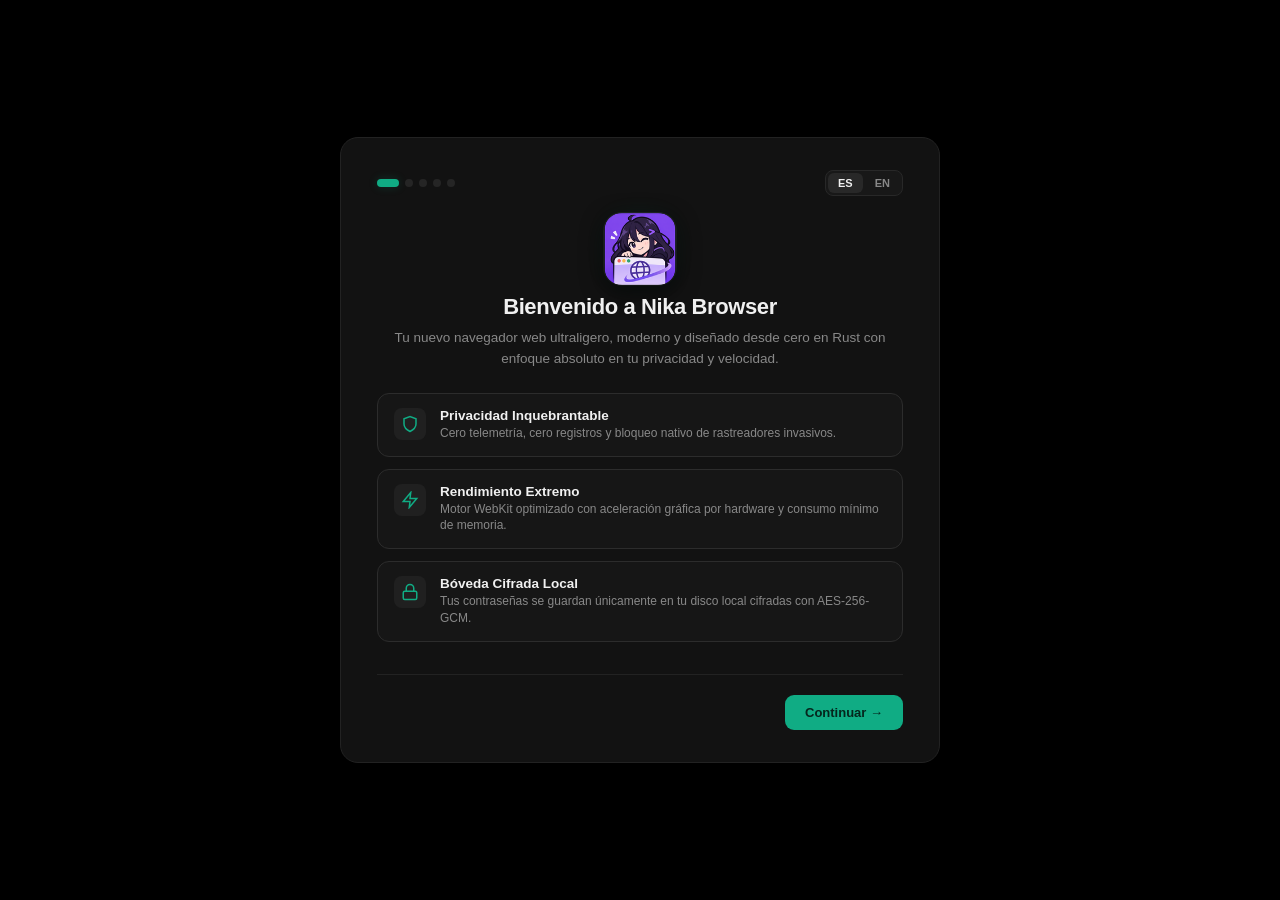
<file: resources/welcome/index.html>
<!DOCTYPE html>
<html lang="es">
<head>
  <meta charset="UTF-8">
  <meta name="viewport" content="width=device-width, initial-scale=1.0">
  <title>Bienvenido a Nika Browser</title>
  <style>
    :root {
      --bg: #000000;
      --card-bg: #121212;
      --card-border: #222222;
      --card-hover: #181818;
      --text: #f0f0f0;
      --text-muted: #888888;
      --accent: #10ac84;
      --accent-hover: #1dd1a1;
      --accent-glow: rgba(16, 172, 132, 0.2);
      --danger: #ee5253;
      --input-bg: #161616;
      --input-border: #2c2c2c;
    }

    body.light-theme {
      --bg: #ffffff;
      --card-bg: #f8f9fa;
      --card-border: #e2e8f0;
      --card-hover: #edf2f7;
      --text: #1a202c;
      --text-muted: #64748b;
      --accent: #10ac84;
      --accent-hover: #1dd1a1;
      --accent-glow: rgba(16, 172, 132, 0.15);
      --danger: #ee5253;
      --input-bg: #ffffff;
      --input-border: #cbd5e0;
    }

    body.light-theme .wizard-card {
      box-shadow: 0 8px 32px rgba(0, 0, 0, 0.08);
    }

    * {
      box-sizing: border-box;
      margin: 0;
      padding: 0;
      font-family: -apple-system, BlinkMacSystemFont, "Segoe UI", Roboto, Helvetica, Arial, sans-serif;
    }

    body {
      background-color: var(--bg);
      color: var(--text);
      min-height: 100vh;
      display: flex;
      flex-direction: column;
      align-items: center;
      justify-content: center;
      padding: 24px 16px;
      overflow-y: auto;
    }

    .wizard-card {
      width: 100%;
      max-width: 600px;
      background: var(--card-bg);
      border: 1px solid var(--card-border);
      border-radius: 18px;
      box-shadow: 0 16px 48px rgba(0, 0, 0, 0.85);
      padding: 32px 36px;
      position: relative;
      overflow: hidden;
    }

    /* Barra superior con selector de idioma y barra de pasos */
    .top-bar {
      display: flex;
      align-items: center;
      justify-content: space-between;
      margin-bottom: 24px;
    }

    .lang-switcher {
      display: flex;
      background: #181818;
      border: 1px solid #282828;
      border-radius: 8px;
      padding: 2px;
      gap: 2px;
    }

    .lang-btn {
      background: transparent;
      border: none;
      color: var(--text-muted);
      font-size: 11px;
      font-weight: 700;
      padding: 4px 10px;
      border-radius: 6px;
      cursor: pointer;
      transition: all 120ms ease;
    }

    .lang-btn.active {
      background: #282828;
      color: var(--text);
    }

    .steps-indicator {
      display: flex;
      align-items: center;
      gap: 6px;
    }

    .step-dot {
      width: 8px;
      height: 8px;
      border-radius: 50%;
      background: #252525;
      transition: all 200ms ease;
    }

    .step-dot.active {
      background: var(--accent);
      width: 22px;
      border-radius: 10px;
      box-shadow: 0 0 10px var(--accent-glow);
    }

    .step-dot.completed {
      background: #333333;
    }

    /* Contenido de pasos */
    .step-pane {
      display: none;
      animation: fadeIn 220ms ease;
    }

    .step-pane.active {
      display: block;
    }

    @keyframes fadeIn {
      from { opacity: 0; transform: translateY(6px); }
      to { opacity: 1; transform: translateY(0); }
    }

    .step-header {
      text-align: center;
      margin-bottom: 24px;
    }

    .logo-badge {
      width: 58px;
      height: 58px;
      margin: 0 auto 16px auto;
      background: radial-gradient(circle, rgba(16, 172, 132, 0.15) 0%, rgba(18, 18, 18, 0) 70%);
      border: 1px solid rgba(16, 172, 132, 0.3);
      border-radius: 16px;
      display: flex;
      align-items: center;
      justify-content: center;
      color: var(--accent);
      box-shadow: 0 0 24px var(--accent-glow);
    }

    .logo-badge svg {
      width: 32px;
      height: 32px;
    }

    .step-title {
      font-size: 22px;
      font-weight: 700;
      color: var(--text);
      letter-spacing: -0.4px;
      margin-bottom: 8px;
    }

    .step-desc {
      font-size: 13.5px;
      color: var(--text-muted);
      line-height: 1.5;
    }

    /* Tarjetas de opciones en cada paso */
    .features-list {
      display: flex;
      flex-direction: column;
      gap: 12px;
      margin-bottom: 28px;
    }

    .feature-item {
      display: flex;
      align-items: flex-start;
      gap: 14px;
      background: var(--input-bg);
      border: 1px solid var(--input-border);
      border-radius: 12px;
      padding: 14px 16px;
    }

    .feature-icon {
      width: 32px;
      height: 32px;
      border-radius: 8px;
      background: #202020;
      display: flex;
      align-items: center;
      justify-content: center;
      color: var(--accent);
      flex-shrink: 0;
    }

    .feature-icon svg {
      width: 18px;
      height: 18px;
    }

    .feature-content h4 {
      font-size: 13.5px;
      font-weight: 600;
      color: var(--text);
      margin-bottom: 2px;
    }

    .feature-content p {
      font-size: 12px;
      color: var(--text-muted);
      line-height: 1.4;
    }

    /* Opciones interactivas de DNS y Contraseña */
    .control-row {
      display: flex;
      align-items: center;
      justify-content: space-between;
      background: #161616;
      border: 1px solid #282828;
      border-radius: 12px;
      padding: 14px 16px;
      margin-bottom: 12px;
    }

    .control-row-info h4 {
      font-size: 13.5px;
      font-weight: 600;
      color: var(--text);
    }

    .control-row-info p {
      font-size: 12px;
      color: var(--text-muted);
      margin-top: 2px;
    }

    /* Selector moderno */
    select.select-box {
      -webkit-appearance: none;
      -moz-appearance: none;
      appearance: none;
      background-color: #1a1a1a !important;
      border: 1px solid #333333 !important;
      color: var(--text) !important;
      border-radius: 8px;
      padding: 8px 34px 8px 12px;
      font-size: 12.5px;
      outline: none;
      cursor: pointer;
      background-image: url("data:image/svg+xml;charset=UTF-8,%3csvg xmlns='http://www.w3.org/2000/svg' viewBox='0 0 24 24' fill='none' stroke='%23888888' stroke-width='2' stroke-linecap='round' stroke-linejoin='round'%3e%3cpolyline points='6 9 12 15 18 9'%3e%3c/polyline%3e%3c/svg%3e");
      background-repeat: no-repeat;
      background-position: right 10px center;
      background-size: 13px;
      transition: all 140ms ease;
    }

    select.select-box:hover {
      border-color: #444444 !important;
      background-color: #1f1f1f !important;
    }

    select.select-box:focus {
      border-color: var(--accent) !important;
    }

    select.select-box option {
      background-color: #161616 !important;
      color: #f0f0f0 !important;
      padding: 8px 12px;
    }

    /* Interruptor Switch */
    .switch {
      position: relative;
      display: inline-block;
      width: 44px;
      height: 24px;
      flex-shrink: 0;
    }

    .switch input {
      opacity: 0;
      width: 0;
      height: 0;
    }

    .slider {
      position: absolute;
      cursor: pointer;
      top: 0; left: 0; right: 0; bottom: 0;
      background-color: #2a2a2a;
      transition: .2s;
      border-radius: 24px;
    }

    .slider:before {
      position: absolute;
      content: "";
      height: 18px;
      width: 18px;
      left: 3px;
      bottom: 3px;
      background-color: white;
      transition: .2s;
      border-radius: 50%;
    }

    input:checked + .slider {
      background-color: var(--accent);
    }

    input:checked + .slider:before {
      transform: translateX(20px);
    }

    /* Inputs de formulario para contraseña */
    .form-group {
      margin-bottom: 14px;
    }

    .form-label {
      display: block;
      font-size: 12px;
      font-weight: 600;
      color: var(--text-muted);
      margin-bottom: 6px;
    }

    .form-input {
      width: 100%;
      background: var(--input-bg);
      border: 1px solid var(--input-border);
      border-radius: 8px;
      padding: 10px 14px;
      color: var(--text);
      font-size: 13.5px;
      outline: none;
      transition: border-color 140ms ease;
    }

    .form-input:focus {
      border-color: var(--accent);
      box-shadow: 0 0 0 2px var(--accent-glow);
    }

    .vault-security-notice {
      background: rgba(16, 172, 132, 0.08);
      border: 1px solid rgba(16, 172, 132, 0.2);
      border-radius: 10px;
      padding: 10px 14px;
      font-size: 11.5px;
      color: #99e6d1;
      line-height: 1.4;
      margin-bottom: 16px;
      display: flex;
      gap: 10px;
      align-items: center;
    }

    /* Acciones inferiores (botones Anterior y Siguiente) */
    .actions-bar {
      display: flex;
      align-items: center;
      justify-content: space-between;
      margin-top: 32px;
      padding-top: 20px;
      border-top: 1px solid var(--card-border);
    }

    .btn {
      padding: 10px 20px;
      border-radius: 9px;
      font-size: 13px;
      font-weight: 600;
      cursor: pointer;
      transition: all 140ms ease;
      display: inline-flex;
      align-items: center;
      gap: 8px;
      border: none;
    }

    .btn-secondary {
      background: #181818;
      border: 1px solid #282828;
      color: var(--text-muted);
    }

    .btn-secondary:hover {
      background: #222222;
      color: var(--text);
    }

    .btn-primary {
      background: var(--accent);
      color: #05261d;
    }

    .btn-primary:hover {
      background: var(--accent-hover);
      box-shadow: 0 0 16px var(--accent-glow);
    }

    .btn-skip {
      background: transparent;
      border: none;
      color: var(--text-muted);
      font-size: 12px;
      cursor: pointer;
      text-decoration: underline;
    }

    .btn-skip:hover {
      color: var(--text);
    }
  </style>
</head>
<body>
  <div class="wizard-card">
    <!-- Barra superior -->
    <div class="top-bar">
      <div class="steps-indicator">
        <div class="step-dot active" id="dot-1"></div>
        <div class="step-dot" id="dot-2"></div>
        <div class="step-dot" id="dot-3"></div>
        <div class="step-dot" id="dot-4"></div>
        <div class="step-dot" id="dot-5"></div>
      </div>

      <div class="lang-switcher">
        <button class="lang-btn active" id="btn-lang-es" onclick="switchLanguage('es')">ES</button>
        <button class="lang-btn" id="btn-lang-en" onclick="switchLanguage('en')">EN</button>
      </div>
    </div>

    <!-- PASO 1: Bienvenida -->
    <div class="step-pane active" id="step-1">
      <div class="step-header">
        <div class="logo-badge" style="background: transparent; border: none; padding: 0;">
          <img src="[data-uri]" alt="Nika Logo" style="width: 72px; height: 72px; border-radius: 18px; object-fit: cover; box-shadow: 0 6px 22px rgba(0,0,0,0.7), 0 0 0 1px rgba(255,255,255,0.08);">
        </div>
        <h2 class="step-title" data-i18n="w_title">Bienvenido a Nika Browser</h2>
        <p class="step-desc" data-i18n="w_desc">Tu nuevo navegador web ultraligero, moderno y diseñado desde cero en Rust con enfoque absoluto en tu privacidad y velocidad.</p>
      </div>

      <div class="features-list">
        <div class="feature-item">
          <div class="feature-icon">
            <svg viewBox="0 0 24 24" fill="none" stroke="currentColor" stroke-width="2"><path d="M12 22s8-4 8-10V5l-8-3-8 3v7c0 6 8 10 8 10z"></path></svg>
          </div>
          <div class="feature-content">
            <h4 data-i18n="w_feat1_title">Privacidad Inquebrantable</h4>
            <p data-i18n="w_feat1_desc">Cero telemetría, cero registros y bloqueo nativo de rastreadores invasivos.</p>
          </div>
        </div>

        <div class="feature-item">
          <div class="feature-icon">
            <svg viewBox="0 0 24 24" fill="none" stroke="currentColor" stroke-width="2"><polygon points="13 2 3 14 12 14 11 22 21 10 12 10 13 2"></polygon></svg>
          </div>
          <div class="feature-content">
            <h4 data-i18n="w_feat2_title">Rendimiento Extremo</h4>
            <p data-i18n="w_feat2_desc">Motor WebKit optimizado con aceleración gráfica por hardware y consumo mínimo de memoria.</p>
          </div>
        </div>

        <div class="feature-item">
          <div class="feature-icon">
            <svg viewBox="0 0 24 24" fill="none" stroke="currentColor" stroke-width="2"><rect x="3" y="11" width="18" height="11" rx="2" ry="2"></rect><path d="M7 11V7a5 5 0 0 1 10 0v4"></path></svg>
          </div>
          <div class="feature-content">
            <h4 data-i18n="w_feat3_title">Bóveda Cifrada Local</h4>
            <p data-i18n="w_feat3_desc">Tus contraseñas se guardan únicamente en tu disco local cifradas con AES-256-GCM.</p>
          </div>
        </div>
      </div>

      <div class="actions-bar" style="justify-content: flex-end;">
        <button class="btn btn-primary" onclick="goToStep(2)" data-i18n="btn_continue">Continuar &rarr;</button>
      </div>
    </div>

    <!-- PASO 2: Escudo Nika -->
    <div class="step-pane" id="step-2">
      <div class="step-header">
        <h2 class="step-title" data-i18n="s2_title">Escudo Nika y Bloqueador</h2>
        <p class="step-desc" data-i18n="s2_desc">Protege tu navegación de anuncios intrusivos y rastreadores de datos personales sin necesidad de extensiones externas.</p>
      </div>

      <div class="control-row">
        <div class="control-row-info">
          <h4 data-i18n="s2_block_title">Bloquear Rastreadores y Telemetría</h4>
          <p data-i18n="s2_block_desc">Filtro activo con más de 350 reglas locales de protección.</p>
        </div>
        <label class="switch">
          <input type="checkbox" id="tracker-toggle" checked>
          <span class="slider"></span>
        </label>
      </div>

      <div class="control-row">
        <div class="control-row-info">
          <h4 data-i18n="s2_clean_title">Limpieza de Parámetros de Enlaces</h4>
          <p data-i18n="s2_clean_desc">Elimina identificadores de espionaje como UTM, fbclid y gclid al navegar.</p>
        </div>
        <label class="switch">
          <input type="checkbox" id="clean-urls-toggle" checked>
          <span class="slider"></span>
        </label>
      </div>

      <div class="control-row">
        <div class="control-row-info">
          <h4 data-i18n="s2_mixed_title">Bloquear Contenido Inseguro</h4>
          <p data-i18n="s2_mixed_desc">Impide la carga de recursos HTTP no cifrados en páginas seguras HTTPS.</p>
        </div>
        <label class="switch">
          <input type="checkbox" id="mixed-toggle" checked>
          <span class="slider"></span>
        </label>
      </div>

      <div class="actions-bar">
        <button class="btn btn-secondary" onclick="goToStep(1)" data-i18n="btn_back">&larr; Atrás</button>
        <button class="btn btn-primary" onclick="goToStep(3)" data-i18n="btn_continue">Continuar &rarr;</button>
      </div>
    </div>

    <!-- PASO 3: Conexión y DNS Seguro -->
    <div class="step-pane" id="step-3">
      <div class="step-header">
        <h2 class="step-title" data-i18n="s3_title">Conexión y DNS Seguro (DoH)</h2>
        <p class="step-desc" data-i18n="s3_desc">Cifra las peticiones de nombres de dominio mediante DNS-over-HTTPS para que tu proveedor de internet no pueda espiar qué sitios visitas.</p>
      </div>

      <div class="control-row">
        <div class="control-row-info">
          <h4 data-i18n="s3_doh_title">Habilitar DNS-over-HTTPS</h4>
          <p data-i18n="s3_doh_desc">Cifrado estricto en todas tus consultas de dominio.</p>
        </div>
        <label class="switch">
          <input type="checkbox" id="doh-toggle" checked>
          <span class="slider"></span>
        </label>
      </div>

      <div class="form-group" style="margin-top: 16px;">
        <label class="form-label" data-i18n="s3_provider_label">Proveedor de DNS Seguro Recomendado</label>
        <select class="select-box" id="dns-provider" style="width: 100%;">
          <option value="Cloudflare">Cloudflare (1.1.1.1 - Máxima velocidad)</option>
          <option value="AdGuard" selected>AdGuard DNS (Anti-publicidad y malware)</option>
          <option value="Quad9">Quad9 (9.9.9.9 - Bloqueo de amenazas)</option>
          <option value="Google">Google Public DNS (8.8.8.8)</option>
        </select>
      </div>

      <div class="actions-bar">
        <button class="btn btn-secondary" onclick="goToStep(2)" data-i18n="btn_back">&larr; Atrás</button>
        <button class="btn btn-primary" onclick="goToStep(4)" data-i18n="btn_continue">Continuar &rarr;</button>
      </div>
    </div>

    <!-- PASO 4: Gestor de Contraseñas -->
    <div class="step-pane" id="step-4">
      <div class="step-header">
        <h2 class="step-title" data-i18n="s4_title">Bóveda de Contraseñas Cifrada</h2>
        <p class="step-desc" data-i18n="s4_desc">Protege tus cuentas localmente. Configura una Contraseña Maestra que cifrará todas tus credenciales con algoritmo militar AES-256-GCM.</p>
      </div>

      <div class="vault-security-notice">
        <svg style="width: 20px; height: 20px; flex-shrink: 0;" viewBox="0 0 24 24" fill="none" stroke="currentColor" stroke-width="2"><path d="M12 22s8-4 8-10V5l-8-3-8 3v7c0 6 8 10 8 10z"></path></svg>
        <span data-i18n="s4_notice">Importante: Tu contraseña maestra nunca se envía a la red. Si la olvidas, nadie podrá recuperar tus contraseñas guardadas.</span>
      </div>

      <div class="form-group">
        <label class="form-label" data-i18n="s4_pass_label">Nueva Contraseña Maestra</label>
        <input type="password" id="master-pass" class="form-input" placeholder="••••••••••••" autocomplete="new-password">
      </div>

      <div class="form-group">
        <label class="form-label" data-i18n="s4_confirm_label">Confirmar Contraseña Maestra</label>
        <input type="password" id="confirm-pass" class="form-input" placeholder="••••••••••••" autocomplete="new-password">
        <p id="pass-error" style="color: var(--danger); font-size: 11.5px; margin-top: 4px; display: none;" data-i18n="s4_err_mismatch">Las contraseñas no coinciden o están vacías.</p>
      </div>

      <div class="actions-bar">
        <button class="btn btn-secondary" onclick="goToStep(3)" data-i18n="btn_back">&larr; Atrás</button>
        <div style="display: flex; gap: 12px; align-items: center;">
          <button class="btn-skip" onclick="skipPassword()" data-i18n="btn_skip">Configurar más tarde</button>
          <button class="btn btn-primary" onclick="validatePasswordAndContinue()" data-i18n="btn_continue">Guardar y Continuar &rarr;</button>
        </div>
      </div>
    </div>

    <!-- PASO 5: Agradecimiento y Final -->
    <div class="step-pane" id="step-5">
      <div class="step-header">
        <div class="logo-badge" style="background: radial-gradient(circle, rgba(16, 172, 132, 0.25) 0%, rgba(18, 18, 18, 0) 70%);">
          <svg viewBox="0 0 24 24" fill="none" stroke="currentColor" stroke-width="2.5" stroke-linecap="round" stroke-linejoin="round">
            <polyline points="20 6 9 17 4 12"></polyline>
          </svg>
        </div>
        <h2 class="step-title" data-i18n="s5_title">¡Todo Listo para Navegar!</h2>
        <p class="step-desc" data-i18n="s5_desc">Gracias por elegir Nika Browser. Tu entorno está blindado, tus consultas DNS están cifradas y tu privacidad está garantizada.</p>
      </div>

      <div class="features-list">
        <div class="feature-item" style="border-color: rgba(16, 172, 132, 0.3);">
          <div class="feature-icon" style="color: var(--accent);">
            <svg viewBox="0 0 24 24" fill="none" stroke="currentColor" stroke-width="2"><path d="M22 11.08V12a10 10 0 1 1-5.93-9.14"></path><polyline points="22 4 12 14.01 9 11.01"></polyline></svg>
          </div>
          <div class="feature-content">
            <h4 data-i18n="s5_summary_title">Configuración Aplicada Exitosamente</h4>
            <p data-i18n="s5_summary_desc">Puedes modificar cualquiera de estos parámetros en cualquier momento abriendo <b>nika://settings</b> o presionando <b>Ctrl+,</b>.</p>
          </div>
        </div>
      </div>

      <div class="actions-bar" style="justify-content: center;">
        <button class="btn btn-primary" style="padding: 12px 32px; font-size: 14px;" onclick="completeOnboarding()" data-i18n="btn_start">
          Comenzar a Navegar &rarr;
        </button>
      </div>
    </div>
  </div>

  <script>
    /* __INITIAL_SETTINGS__ */
    let currentStep = 1;
    let selectedLang = (window.__NIKA_SETTINGS && window.__NIKA_SETTINGS.language) ? window.__NIKA_SETTINGS.language : "es";
    let configuredMasterPassword = "";

    const translations = {
      es: {
        w_title: "Bienvenido a Nika Browser",
        w_desc: "Tu nuevo navegador web ultraligero, moderno y diseñado desde cero en Rust con enfoque absoluto en tu privacidad y velocidad.",
        w_feat1_title: "Privacidad Inquebrantable",
        w_feat1_desc: "Cero telemetría, cero registros y bloqueo nativo de rastreadores invasivos.",
        w_feat2_title: "Rendimiento Extremo",
        w_feat2_desc: "Motor WebKit optimizado con aceleración gráfica por hardware y consumo mínimo de memoria.",
        w_feat3_title: "Bóveda Cifrada Local",
        w_feat3_desc: "Tus contraseñas se guardan únicamente en tu disco local cifradas con AES-256-GCM.",
        btn_continue: "Continuar →",
        btn_back: "← Atrás",
        btn_skip: "Configurar más tarde",
        btn_start: "Comenzar a Navegar →",
        s2_title: "Escudo Nika y Bloqueador",
        s2_desc: "Protege tu navegación de anuncios intrusivos y rastreadores de datos personales sin necesidad de extensiones externas.",
        s2_block_title: "Bloquear Rastreadores y Telemetría",
        s2_block_desc: "Filtro activo con más de 350 reglas locales de protección.",
        s2_clean_title: "Limpieza de Parámetros de Enlaces",
        s2_clean_desc: "Elimina identificadores de espionaje como UTM, fbclid y gclid al navegar.",
        s2_mixed_title: "Bloquear Contenido Inseguro",
        s2_mixed_desc: "Impide la carga de recursos HTTP no cifrados en páginas seguras HTTPS.",
        s3_title: "Conexión y DNS Seguro (DoH)",
        s3_desc: "Cifra las peticiones de nombres de dominio mediante DNS-over-HTTPS para que tu proveedor de internet no pueda espiar qué sitios visitas.",
        s3_doh_title: "Habilitar DNS-over-HTTPS",
        s3_doh_desc: "Cifrado estricto en todas tus consultas de dominio.",
        s3_provider_label: "Proveedor de DNS Seguro Recomendado",
        s4_title: "Bóveda de Contraseñas Cifrada",
        s4_desc: "Protege tus cuentas localmente. Configura una Contraseña Maestra que cifrará todas tus credenciales con algoritmo militar AES-256-GCM.",
        s4_notice: "Importante: Tu contraseña maestra nunca se envía a la red. Si la olvidas, nadie podrá recuperar tus contraseñas guardadas.",
        s4_pass_label: "Nueva Contraseña Maestra",
        s4_confirm_label: "Confirmar Contraseña Maestra",
        s4_err_mismatch: "Las contraseñas no coinciden o están vacías.",
        s5_title: "¡Todo Listo para Navegar!",
        s5_desc: "Gracias por elegir Nika Browser. Tu entorno está blindado, tus consultas DNS están cifradas y tu privacidad está garantizada.",
        s5_summary_title: "Configuración Aplicada Exitosamente",
        s5_summary_desc: "Puedes modificar cualquiera de estos parámetros en cualquier momento abriendo nika://settings o presionando Ctrl+,."
      },
      en: {
        w_title: "Welcome to Nika Browser",
        w_desc: "Your new ultra-lightweight, modern web browser built from scratch in Rust with an absolute focus on privacy and speed.",
        w_feat1_title: "Unbreakable Privacy",
        w_feat1_desc: "Zero telemetry, zero logs, and native blocking of invasive web trackers.",
        w_feat2_title: "Extreme Performance",
        w_feat2_desc: "Optimized WebKit engine with hardware graphics acceleration and minimal memory footprint.",
        w_feat3_title: "Encrypted Local Vault",
        w_feat3_desc: "Your credentials remain strictly on your local disk encrypted with AES-256-GCM.",
        btn_continue: "Continue →",
        btn_back: "← Back",
        btn_skip: "Configure later",
        btn_start: "Start Browsing →",
        s2_title: "Nika Shield & Ad-Blocker",
        s2_desc: "Protect your browsing from intrusive ads and personal tracking without needing third-party extensions.",
        s2_block_title: "Block Trackers and Telemetry",
        s2_block_desc: "Active filter with 350+ local privacy rules compiled natively.",
        s2_clean_title: "Link Parameter Stripping",
        s2_clean_desc: "Removes surveillance parameters such as UTM, fbclid, and gclid when clicking links.",
        s2_mixed_title: "Block Insecure Mixed Content",
        s2_mixed_desc: "Prevents unencrypted HTTP assets from running inside secure HTTPS sites.",
        s3_title: "Connection & Secure DNS (DoH)",
        s3_desc: "Encrypts domain name queries through DNS-over-HTTPS so your local network and ISP cannot snoop on your browsing.",
        s3_doh_title: "Enable DNS-over-HTTPS",
        s3_doh_desc: "Strict encryption on all domain lookups.",
        s3_provider_label: "Recommended Secure DNS Provider",
        s4_title: "Encrypted Password Vault",
        s4_desc: "Protect your accounts locally. Set a Master Password to encrypt all saved credentials using military-grade AES-256-GCM.",
        s4_notice: "Important: Your master password is never transmitted. If forgotten, your saved credentials cannot be recovered.",
        s4_pass_label: "New Master Password",
        s4_confirm_label: "Confirm Master Password",
        s4_err_mismatch: "Passwords do not match or are empty.",
        s5_title: "All Set & Ready to Browse!",
        s5_desc: "Thank you for choosing Nika Browser. Your environment is hardened, DNS queries are encrypted, and your privacy is secured.",
        s5_summary_title: "Settings Applied Successfully",
        s5_summary_desc: "You can adjust any of these settings at any time by opening nika://settings or pressing Ctrl+,."
      }
    };

    function switchLanguage(lang) {
      selectedLang = lang;
      document.getElementById("btn-lang-es").classList.toggle("active", lang === "es");
      document.getElementById("btn-lang-en").classList.toggle("active", lang === "en");

      const texts = translations[lang] || translations.es;
      document.querySelectorAll("[data-i18n]").forEach(el => {
        const key = el.getAttribute("data-i18n");
        if (texts[key]) {
          el.innerHTML = texts[key];
        }
      });
    }

    function goToStep(step) {
      document.querySelectorAll(".step-pane").forEach(p => p.classList.remove("active"));
      document.getElementById(`step-${step}`).classList.add("active");

      for (let i = 1; i <= 5; i++) {
        const dot = document.getElementById(`dot-${i}`);
        dot.className = "step-dot";
        if (i === step) dot.classList.add("active");
        else if (i < step) dot.classList.add("completed");
      }
      currentStep = step;
    }

    function validatePasswordAndContinue() {
      const pass = document.getElementById("master-pass").value;
      const conf = document.getElementById("confirm-pass").value;
      const err = document.getElementById("pass-error");

      if (!pass || pass.length < 4 || pass !== conf) {
        err.style.display = "block";
        return;
      }

      err.style.display = "none";
      configuredMasterPassword = pass;
      goToStep(5);
    }

    function skipPassword() {
      configuredMasterPassword = "";
      goToStep(5);
    }

    function completeOnboarding() {
      let finalPass = configuredMasterPassword;
      if (!finalPass) {
        const p = (document.getElementById("master-pass") ? document.getElementById("master-pass").value : "").trim();
        const c = (document.getElementById("confirm-pass") ? document.getElementById("confirm-pass").value : "").trim();
        if (p && p.length >= 4 && p === c) {
          finalPass = p;
        }
      }

      const payload = {
        language: selectedLang,
        dns_provider: document.getElementById("dns-provider").value,
        doh_enabled: document.getElementById("doh-toggle").checked,
        tracker_blocking: document.getElementById("tracker-toggle").checked,
        block_insecure_content: document.getElementById("mixed-toggle").checked,
        webrtc_leak_protection: true,
        master_password: finalPass
      };

      if (window.nikaSend) {
        window.nikaSend("nikaCompleteOnboarding", JSON.stringify(payload));
      }
    }

    // Inicializar idioma si está preconfigurado
    if (window.__NIKA_SETTINGS && window.__NIKA_SETTINGS.language) {
      switchLanguage(window.__NIKA_SETTINGS.language);
    }
  </script>
</body>
</html>
</file>
